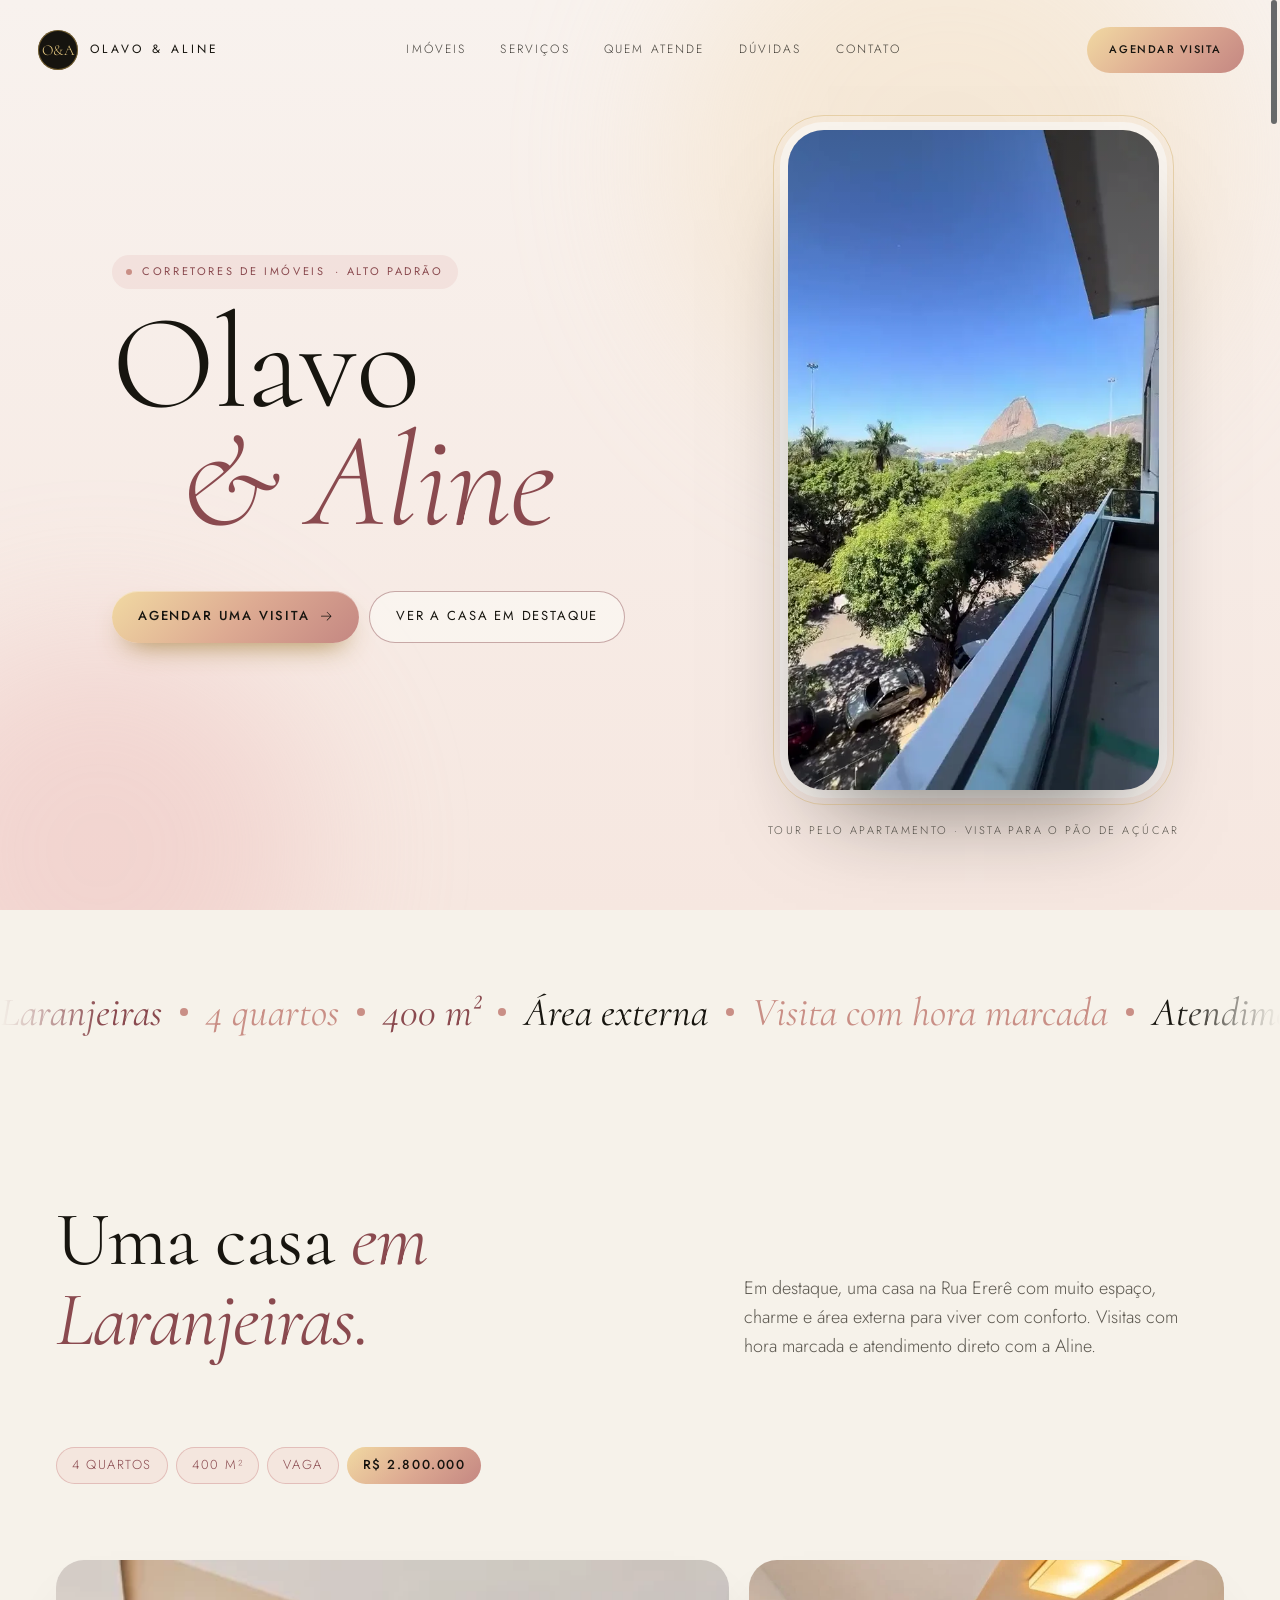
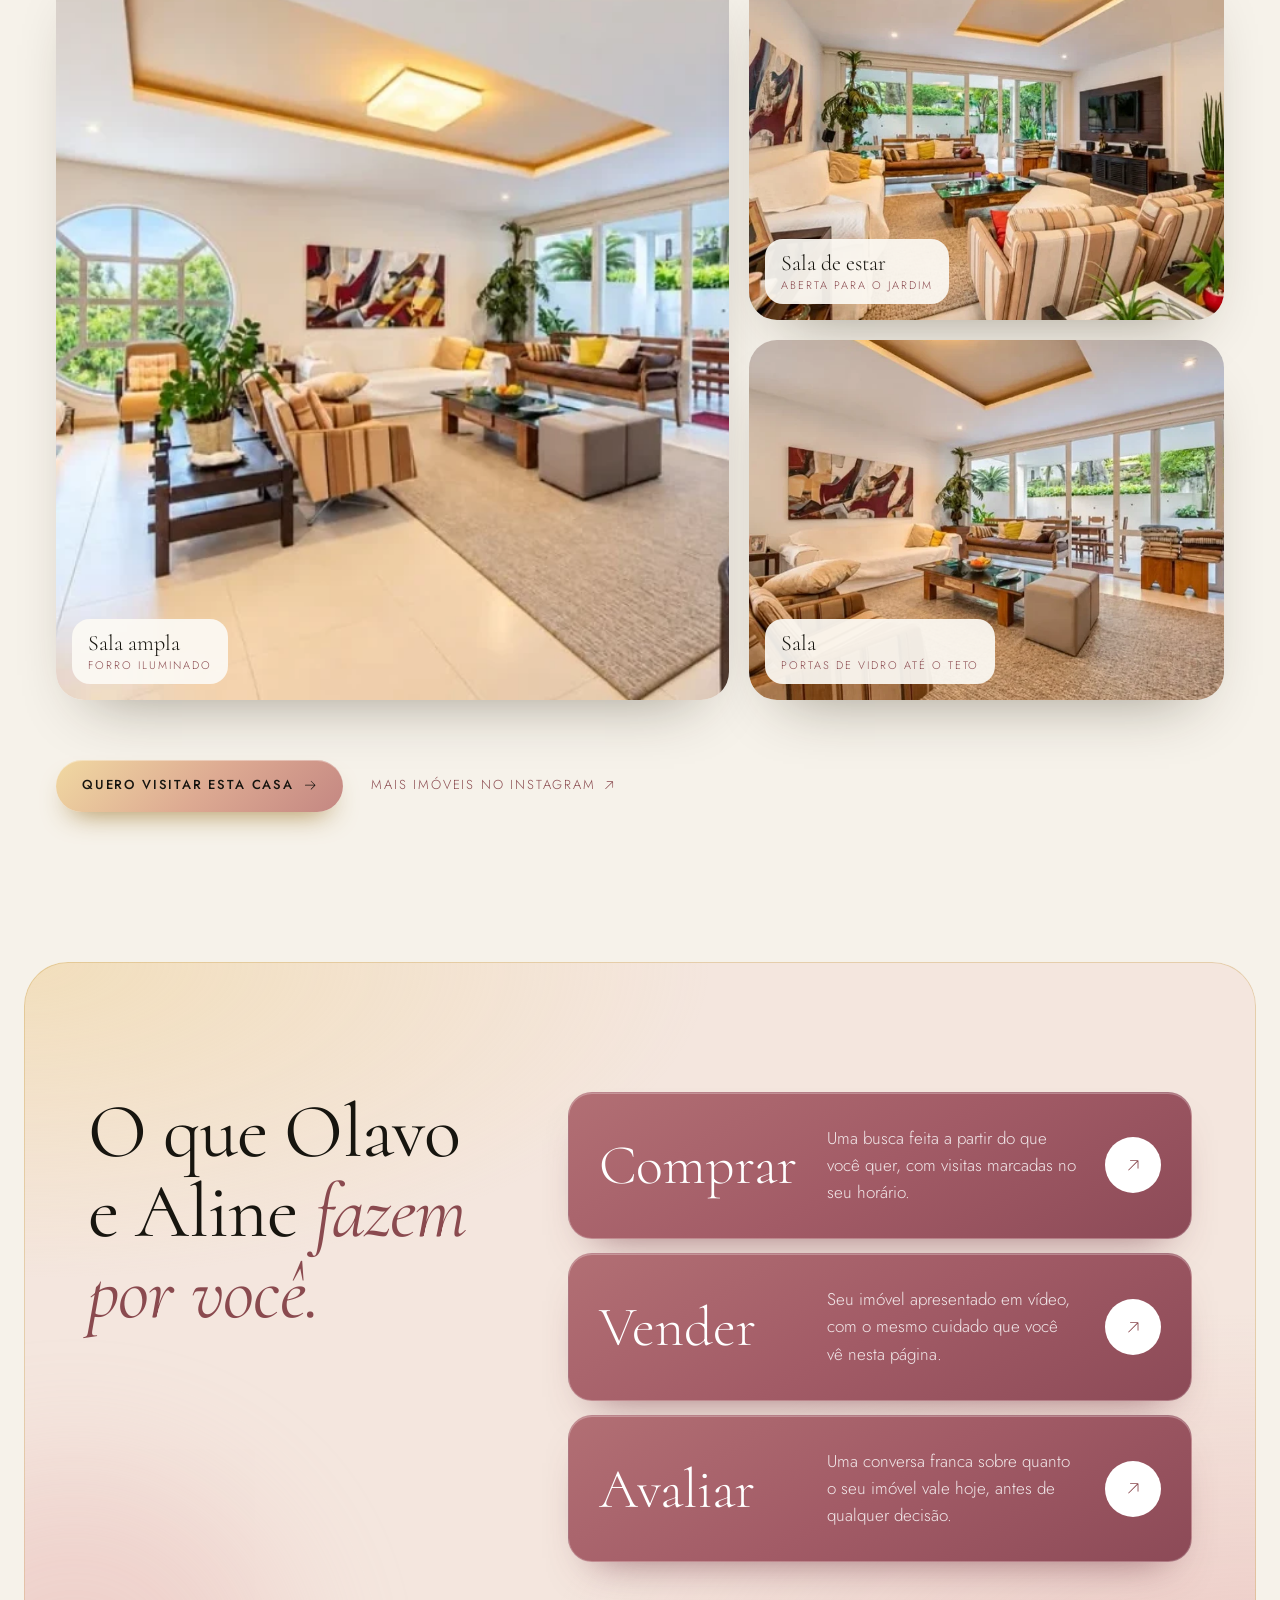
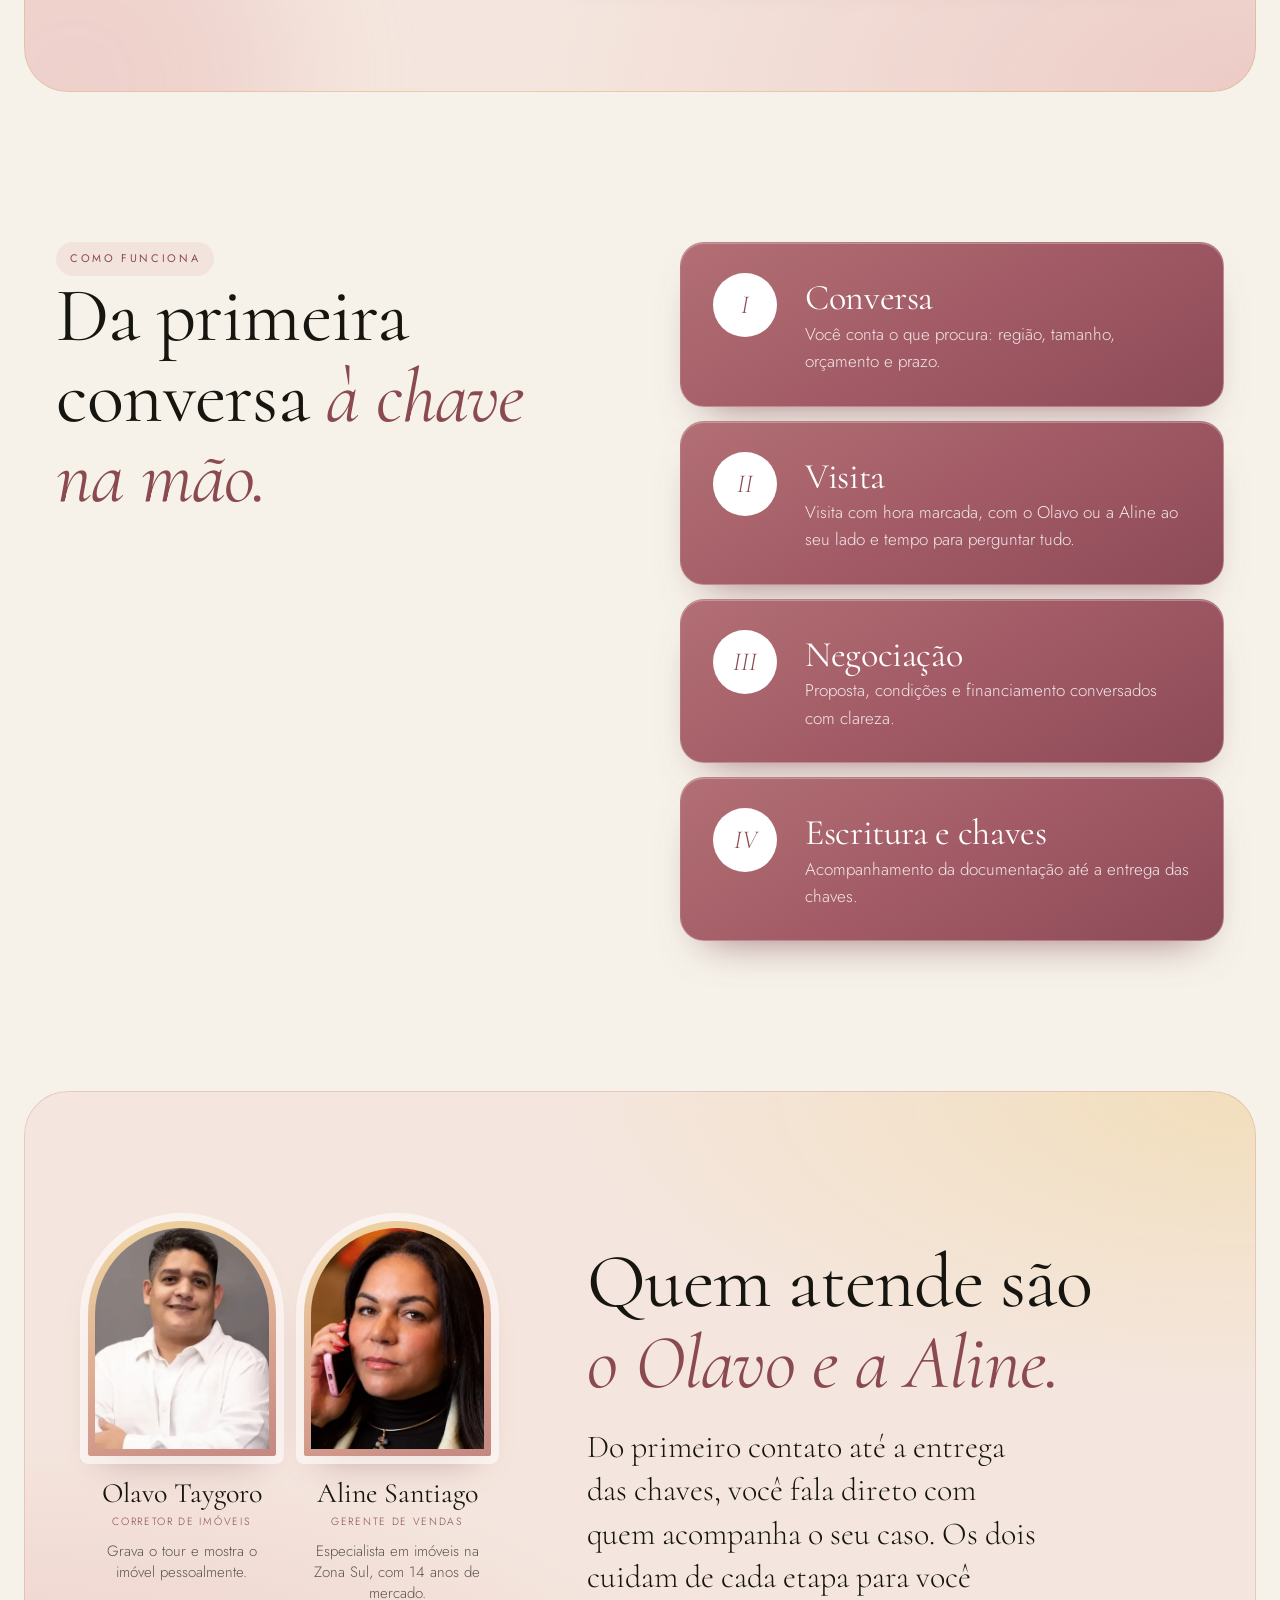
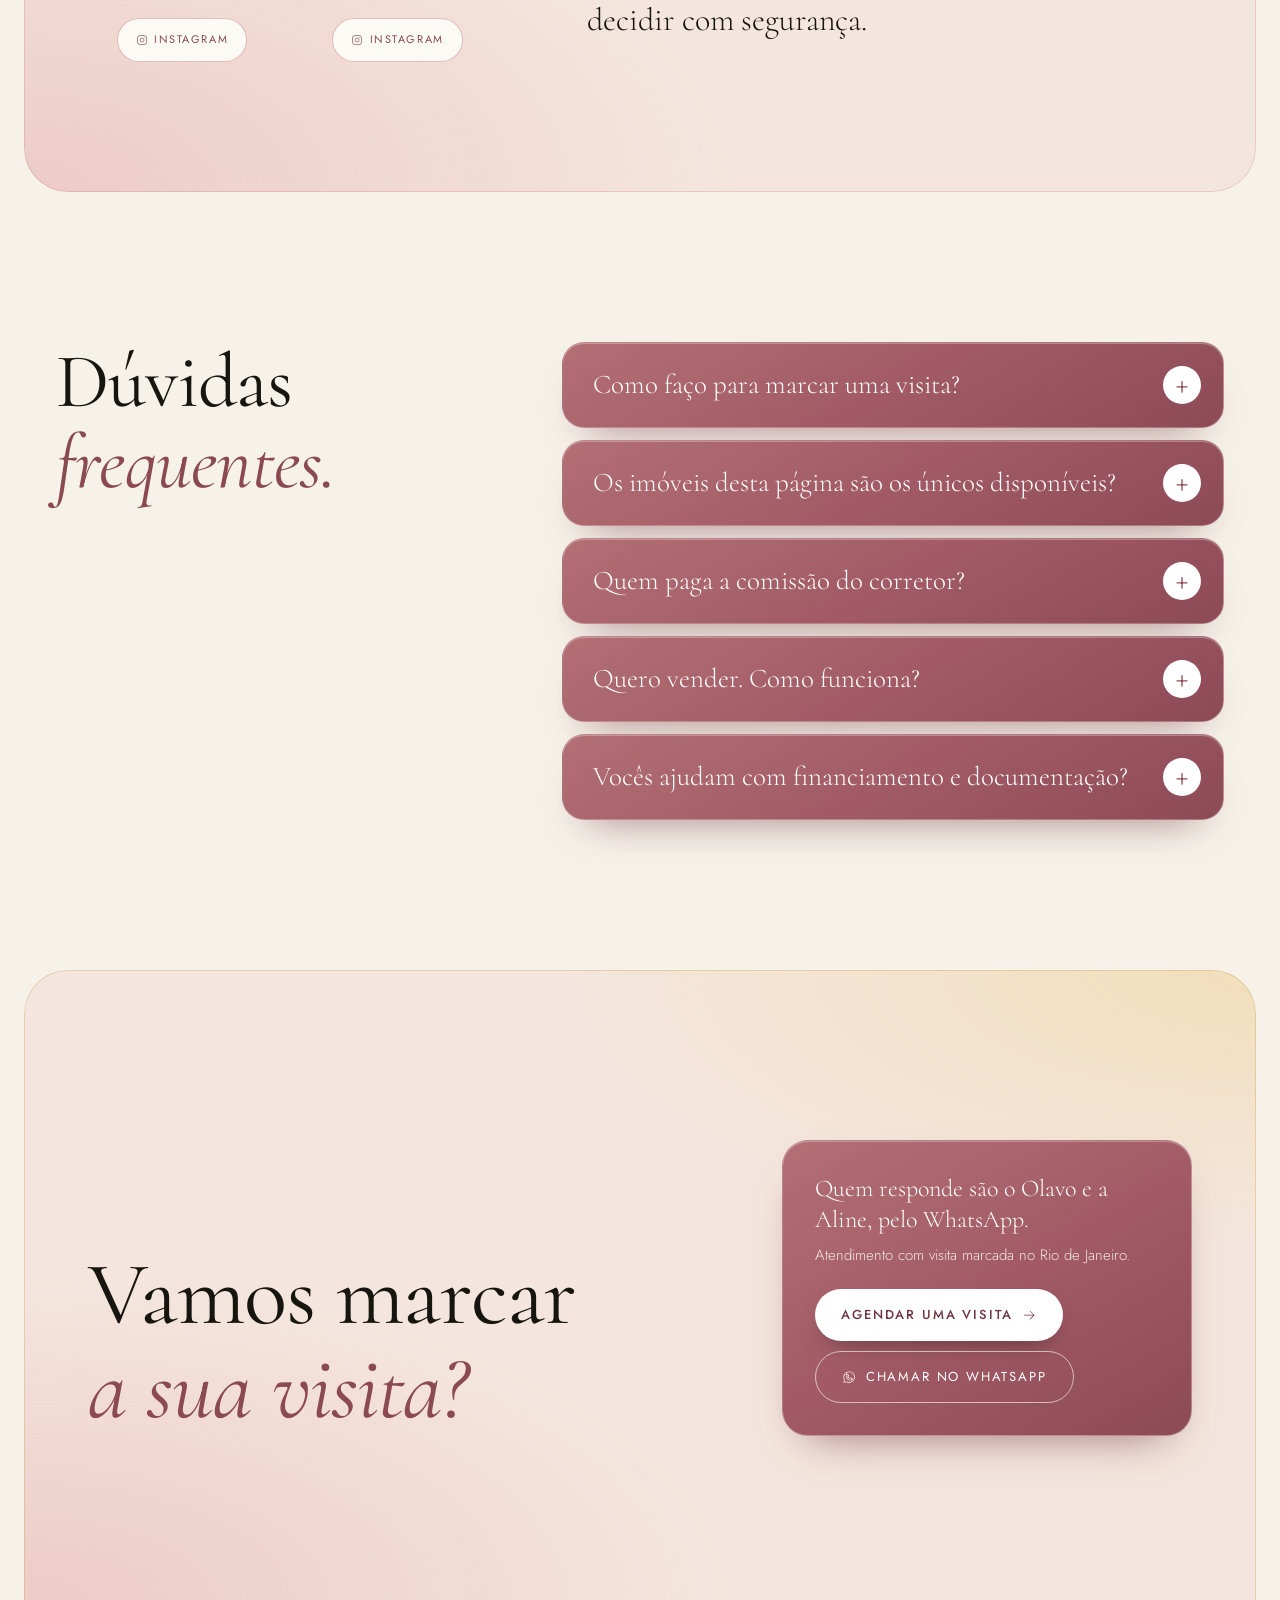
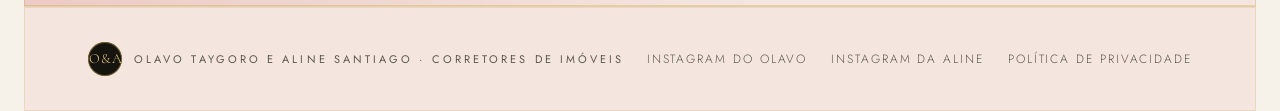
<file: index.html>
<!doctype html>
<html lang="pt-BR">
<head>
<meta charset="utf-8">
<meta name="viewport" content="width=device-width, initial-scale=1, viewport-fit=cover">
<meta http-equiv="Content-Security-Policy" content="default-src 'self'; img-src 'self' data:; media-src 'self' blob:; style-src 'self' 'unsafe-inline'; font-src 'self'; script-src 'self' https://www.googletagmanager.com; connect-src 'self' https://*.google-analytics.com https://*.analytics.google.com https://www.googletagmanager.com; base-uri 'none'; form-action 'self'">
<title>Olavo Taygoro e Aline Santiago · Corretores de Imóveis</title>
<meta name="description" content="Compra, venda e avaliação de imóveis de alto padrão com Olavo Taygoro e Aline Santiago. Visitas com hora marcada e atendimento pessoal pelo WhatsApp.">
<meta name="robots" content="noindex">
<meta name="ga4-id" content="">
<meta name="theme-color" content="#F8F2EE">
<link rel="canonical" href="https://erivelto.arcanestudios.io/">
<meta property="og:type" content="website">
<meta property="og:site_name" content="Olavo Taygoro e Aline Santiago · Corretores de Imóveis">
<meta property="og:locale" content="pt_BR">
<meta property="og:url" content="https://erivelto.arcanestudios.io/">
<meta property="og:title" content="Olavo Taygoro e Aline Santiago · Corretores de Imóveis">
<meta property="og:description" content="Compra, venda e avaliação de imóveis de alto padrão. Visitas com hora marcada e atendimento pessoal.">
<meta property="og:image" content="https://erivelto.arcanestudios.io/og-image.jpg">
<meta property="og:image:type" content="image/jpeg">
<meta property="og:image:width" content="1200">
<meta property="og:image:height" content="630">
<meta property="og:image:alt" content="Olavo Taygoro, corretor de imóveis: varanda de apartamento com vista para o Pão de Açúcar">
<meta name="twitter:card" content="summary_large_image">
<meta name="twitter:title" content="Olavo Taygoro e Aline Santiago · Corretores de Imóveis">
<meta name="twitter:description" content="Compra, venda e avaliação de imóveis de alto padrão. Visitas com hora marcada e atendimento pessoal.">
<meta name="twitter:image" content="https://erivelto.arcanestudios.io/og-image.jpg">
<link rel="icon" href="favicon.svg" type="image/svg+xml">
<link rel="preload" href="fonts/cormorant.woff2" as="font" type="font/woff2" crossorigin>
<link rel="preload" href="fonts/jost.woff2" as="font" type="font/woff2" crossorigin>
<link rel="preload" as="image" href="img/hero-poster.webp" fetchpriority="high">
<link rel="stylesheet" href="css/site.css?v=14">
<link rel="stylesheet" href="css/arcane-ui.css?v=2">
<link rel="stylesheet" href="css/arcane-motion.css?v=2">
<script type="application/ld+json">
{"@context":"https://schema.org","@type":"RealEstateAgent","name":"Olavo Taygoro e Aline Santiago · Corretores de Imóveis","url":"https://erivelto.arcanestudios.io/","image":"https://erivelto.arcanestudios.io/og-image.jpg","description":"Compra, venda e avaliação de imóveis de alto padrão.","sameAs":["https://www.instagram.com/olavotpinheiro/","https://www.instagram.com/santiagobrokers._/"]}
</script>
</head>
<body>
<svg width="0" height="0" style="position:absolute" aria-hidden="true">
<symbol id="i-arrow-right" viewBox="0 0 256 256"><path d="M220.24,132.24l-72,72a6,6,0,0,1-8.48-8.48L201.51,134H40a6,6,0,0,1,0-12H201.51L139.76,60.24a6,6,0,0,1,8.48-8.48l72,72A6,6,0,0,1,220.24,132.24Z"/></symbol>
<symbol id="i-arrow-up-right" viewBox="0 0 256 256"><path d="M198,64V168a6,6,0,0,1-12,0V78.48L68.24,196.24a6,6,0,0,1-8.48-8.48L177.52,70H88a6,6,0,0,1,0-12H192A6,6,0,0,1,198,64Z"/></symbol>
<symbol id="i-x" viewBox="0 0 256 256"><path d="M204.24,195.76a6,6,0,1,1-8.48,8.48L128,136.49,60.24,204.24a6,6,0,0,1-8.48-8.48L119.51,128,51.76,60.24a6,6,0,0,1,8.48-8.48L128,119.51l67.76-67.75a6,6,0,0,1,8.48,8.48L136.49,128Z"/></symbol>
<symbol id="i-plus" viewBox="0 0 256 256"><path d="M222,128a6,6,0,0,1-6,6H134v82a6,6,0,0,1-12,0V134H40a6,6,0,0,1,0-12h82V40a6,6,0,0,1,12,0v82h82A6,6,0,0,1,222,128Z"/></symbol>
<symbol id="i-insta" viewBox="0 0 256 256"><rect x="32" y="32" width="192" height="192" rx="52" fill="none" stroke="currentColor" stroke-width="14"/><circle cx="128" cy="128" r="42" fill="none" stroke="currentColor" stroke-width="14"/><circle cx="180" cy="76" r="9" fill="currentColor"/></symbol>
<symbol id="i-whats" viewBox="0 0 256 256"><path d="M185.79,148.42l-32-16a6,6,0,0,0-6,.38l-16.64,11.1a42.38,42.38,0,0,1-19.05-19.05l11.1-16.64a6,6,0,0,0,.38-6l-16-32A6,6,0,0,0,102,66a34,34,0,0,0-34,34,90.1,90.1,0,0,0,90,90,34,34,0,0,0,34-34A6,6,0,0,0,185.79,148.42ZM158,178a78.09,78.09,0,0,1-78-78,22,22,0,0,1,17.53-21.55l12.21,24.42-11,16.47a6,6,0,0,0-.55,5.62,54.43,54.43,0,0,0,29.35,29.35,6,6,0,0,0,5.62-.55l16.47-11,24.42,12.21A22,22,0,0,1,158,178ZM128,26A102,102,0,0,0,38.35,176.69L26.68,211.72a14,14,0,0,0,17.7,17.7l35-11.67A102,102,0,1,0,128,26Zm0,192a90,90,0,0,1-45.06-12.08,6.09,6.09,0,0,0-3-.81,6.2,6.2,0,0,0-1.9.31L40.58,217.97a2,2,0,0,1-2.55-2.55L50.58,178a6,6,0,0,0-.5-4.91A90,90,0,1,1,128,218Z"/></symbol>
<symbol id="i-pause" viewBox="0 0 256 256"><path d="M200,34H160a14,14,0,0,0-14,14V208a14,14,0,0,0,14,14h40a14,14,0,0,0,14-14V48A14,14,0,0,0,200,34Zm2,174a2,2,0,0,1-2,2H160a2,2,0,0,1-2-2V48a2,2,0,0,1,2-2h40a2,2,0,0,1,2,2ZM96,34H56A14,14,0,0,0,42,48V208a14,14,0,0,0,14,14H96a14,14,0,0,0,14-14V48A14,14,0,0,0,96,34Zm2,174a2,2,0,0,1-2,2H56a2,2,0,0,1-2-2V48a2,2,0,0,1,2-2H96a2,2,0,0,1,2,2Z"/></symbol>
<symbol id="i-play" viewBox="0 0 256 256"><path d="M232.4,114.49,88.32,26.35a16,16,0,0,0-16.2-.3A15.86,15.86,0,0,0,64,39.87V216.13A15.94,15.94,0,0,0,80,232a16.07,16.07,0,0,0,8.36-2.35L232.4,141.51a15.81,15.81,0,0,0,0-27ZM80,215.94V40l143.83,88Z"/></symbol>
</svg>
<a class="pular" href="#conteudo">Pular para o conteúdo</a>

<header class="topo" id="topo">
  <a class="marca" href="#inicio" aria-label="Olavo e Aline, início"><span class="marca__op" aria-hidden="true">O&amp;A</span><span class="marca__nome">Olavo &amp; Aline</span></a>
  <nav class="menu" aria-label="Principal">
    <a href="#projetos">Imóveis</a><a href="#servicos">Serviços</a><a href="#quem-atende">Quem atende</a><a href="#duvidas">Dúvidas</a><a href="#contato">Contato</a>
  </nav>
  <button class="btn btn--tinta topo__cta" type="button" data-abrir-conversa>Agendar visita</button>
</header>

<main id="conteudo">
<section class="hero" id="inicio" aria-label="Apresentação">
  <span class="brilho brilho--ceu" aria-hidden="true"></span><span class="brilho brilho--luz" aria-hidden="true"></span>
  <div class="hero__texto">
    <p class="hero__selo">Corretores de imóveis<span class="so-pc"> · alto padrão</span></p>
    <h1 class="hero__titulo"><span>Olavo</span> <span class="it">&amp; Aline</span></h1>
    <div class="hero__acoes">
      <button class="btn btn--tinta" type="button" data-abrir-conversa>Agendar uma visita <svg class="ic"><use href="#i-arrow-right"/></svg></button>
      <a class="btn btn--linha" href="#projetos">Ver a casa em destaque</a>
    </div>
  </div>
  <figure class="hero__janela">
    <div class="hero__quadro">
      <img class="hero__poster" src="img/hero-poster.webp" width="576" height="1024" alt="Varanda de apartamento com vista para o Pão de Açúcar e as copas das árvores" fetchpriority="high">
      <video class="hero__video" muted playsinline loop preload="none" disablepictureinpicture disableremoteplayback aria-hidden="true" tabindex="-1"></video>
      <div class="hero__veu" aria-hidden="true"></div>
      <button class="hero__pausa" type="button" aria-label="Pausar vídeo" aria-pressed="false" hidden><svg class="ic"><use href="#i-pause"/></svg></button>
    </div>
    <figcaption class="hero__legenda">Tour pelo apartamento · vista para o Pão de Açúcar</figcaption>
  </figure>
</section>

<div class="faixa-viva" aria-hidden="true"><div class="marquee"><div class="marquee__trilho">
  <span>Laranjeiras</span><span>4 quartos</span><span>400 m²</span><span>Área externa</span><span>Visita com hora marcada</span><span>Atendimento pessoal</span>
  <span>Laranjeiras</span><span>4 quartos</span><span>400 m²</span><span>Área externa</span><span>Visita com hora marcada</span><span>Atendimento pessoal</span>
</div></div></div>

<section class="projetos" id="projetos" aria-labelledby="projetos-t">
  <div class="projetos__topo">
    <h2 id="projetos-t" data-reveal>Uma casa <em>em Laranjeiras.</em></h2>
    <p data-reveal>Em destaque, uma casa na Rua Ererê com muito espaço, charme e área externa para viver com conforto. Visitas com hora marcada e atendimento direto com a Aline.</p>
    <ul class="casa__dados" data-reveal aria-label="Dados do imóvel"><li>4 quartos</li><li>400 m²</li><li>Vaga</li><li>R$ 2.800.000</li></ul>
  </div>
  <ul class="galeria galeria--casa" data-stagger>
    <li class="galeria__item g1"><img src="img/casa-sala-ampla.webp" alt="Sala ampla com piso de porcelanato claro, forro rebaixado iluminado e portas de vidro para a área externa" loading="lazy" width="755" height="568"><p>Sala ampla <span>forro iluminado</span></p></li>
    <li class="galeria__item g2"><img src="img/casa-sala-estar.webp" alt="Sala de estar com sofás, poltronas listradas e portas de vidro abertas para o jardim" loading="lazy" width="713" height="574"><p>Sala de estar <span>aberta para o jardim</span></p></li>
    <li class="galeria__item g3"><img src="img/casa-sala-janelas.webp" alt="Sala com sofá branco, quadro grande e portas de vidro para a varanda" loading="lazy" width="710" height="568"><p>Sala <span>portas de vidro até o teto</span></p></li>
  </ul>
  <div class="projetos__acoes" data-reveal>
    <button class="btn btn--tinta" type="button" data-interesse="Casa na Rua Ererê, Laranjeiras" data-com="aline">Quero visitar esta casa <svg class="ic"><use href="#i-arrow-right"/></svg></button>
    <a class="link-fino" href="https://www.instagram.com/santiagobrokers._/" target="_blank" rel="noopener noreferrer">Mais imóveis no Instagram <svg class="ic"><use href="#i-arrow-up-right"/></svg></a>
  </div>
</section>

<section class="servicos" id="servicos" aria-labelledby="servicos-t">
  <h2 id="servicos-t" data-reveal>O que Olavo e Aline <em>fazem por você.</em></h2>
  <ul class="indice" data-stagger>
    <li><button type="button" data-abrir-conversa data-tipo="Comprar um imóvel"><span class="indice__nome">Comprar</span><span class="indice__txt">Uma busca feita a partir do que você quer, com visitas marcadas no seu horário.</span><span class="indice__ic"><svg class="ic"><use href="#i-arrow-up-right"/></svg></span></button></li>
    <li><button type="button" data-abrir-conversa data-tipo="Vender um imóvel"><span class="indice__nome">Vender</span><span class="indice__txt">Seu imóvel apresentado em vídeo, com o mesmo cuidado que você vê nesta página.</span><span class="indice__ic"><svg class="ic"><use href="#i-arrow-up-right"/></svg></span></button></li>
    <li><button type="button" data-abrir-conversa data-tipo="Avaliar um imóvel"><span class="indice__nome">Avaliar</span><span class="indice__txt">Uma conversa franca sobre quanto o seu imóvel vale hoje, antes de qualquer decisão.</span><span class="indice__ic"><svg class="ic"><use href="#i-arrow-up-right"/></svg></span></button></li>
  </ul>
</section>

<section class="caminho" id="caminho" aria-labelledby="caminho-t">
  <div class="caminho__titulo">
    <p class="eyebrow" data-reveal>Como funciona</p>
    <h2 id="caminho-t" data-reveal>Da primeira conversa <em>à chave na mão.</em></h2>
  </div>
  <ol class="etapas" data-stagger>
    <li><span class="etapa__n">I</span><div><h3>Conversa</h3><p>Você conta o que procura: região, tamanho, orçamento e prazo.</p></div></li>
    <li><span class="etapa__n">II</span><div><h3>Visita</h3><p>Visita com hora marcada, com o Olavo ou a Aline ao seu lado e tempo para perguntar tudo.</p></div></li>
    <li><span class="etapa__n">III</span><div><h3>Negociação</h3><p>Proposta, condições e financiamento conversados com clareza.</p></div></li>
    <li><span class="etapa__n">IV</span><div><h3>Escritura e chaves</h3><p>Acompanhamento da documentação até a entrega das chaves.</p></div></li>
  </ol>
</section>

<section class="quem" id="quem-atende" aria-labelledby="quem-t">
  <div class="quem__foto quem__foto--dupla" data-reveal>
    <figure class="quem__pessoa">
      <div class="quem__retrato"><img src="img/olavo-taygoro.webp" alt="Olavo Taygoro, corretor de imóveis, sorrindo de braços cruzados, de camisa branca" loading="lazy" width="640" height="640"></div>
      <figcaption><strong>Olavo Taygoro</strong><span>Corretor de imóveis</span><em class="quem__nota">Grava o tour e mostra o imóvel pessoalmente.</em><a class="btn btn--insta" href="https://www.instagram.com/olavotpinheiro/" target="_blank" rel="noopener noreferrer" aria-label="Instagram do Olavo (abre em outra aba)"><svg class="ic"><use href="#i-insta"/></svg> Instagram</a></figcaption>
    </figure>
    <figure class="quem__pessoa">
      <div class="quem__retrato"><img src="img/aline-santiago.webp" alt="Aline Santiago, gerente de vendas, ao telefone, de blazer claro" loading="lazy" width="640" height="640"></div>
      <figcaption><strong>Aline Santiago</strong><span>Gerente de Vendas</span><em class="quem__nota">Especialista em imóveis na Zona Sul, com 14 anos de mercado.</em><a class="btn btn--insta" href="https://www.instagram.com/santiagobrokers._/" target="_blank" rel="noopener noreferrer" aria-label="Instagram da Aline (abre em outra aba)"><svg class="ic"><use href="#i-insta"/></svg> Instagram</a></figcaption>
    </figure>
  </div>
  <div class="quem__texto">
    <h2 id="quem-t" data-reveal>Quem atende são <em>o Olavo e a Aline.</em></h2>
    <p data-reveal>Do primeiro contato até a entrega das chaves, você fala direto com quem acompanha o seu caso. Os dois cuidam de cada etapa para você decidir com segurança.</p>
  </div>
</section>

<section class="duvidas" id="duvidas" aria-labelledby="duvidas-t">
  <h2 id="duvidas-t" data-reveal>Dúvidas <em>frequentes.</em></h2>
  <div class="faq" data-reveal>
    <details><summary>Como faço para marcar uma visita?</summary><p>Toque em "Agendar visita", deixe seu nome e WhatsApp e diga qual imóvel quer ver. Olavo ou Aline combina com você o dia e o horário.</p></details>
    <details><summary>Os imóveis desta página são os únicos disponíveis?</summary><p>Não. Aqui estão alguns exemplos do trabalho dos dois. Conte o que você procura e a busca é feita para você.</p></details>
    <details><summary>Quem paga a comissão do corretor?</summary><p>Em geral, a comissão é paga por quem vende, conforme o contrato de intermediação. Quem atender você explica tudo antes de qualquer compromisso.</p></details>
    <details><summary>Quero vender. Como funciona?</summary><p>Começa com uma avaliação do imóvel e uma conversa sobre preço e prazo. Depois, o imóvel é apresentado em vídeo e as visitas são acompanhadas por um dos dois.</p></details>
    <details><summary>Vocês ajudam com financiamento e documentação?</summary><p>Sim. Olavo e Aline orientam sobre os documentos, acompanham a negociação e a papelada até a escritura e a entrega das chaves.</p></details>
  </div>
</section>

<section class="contato" id="contato" aria-labelledby="contato-t">
  <div class="contato__in">
    <h2 id="contato-t" data-reveal>Vamos marcar <em>a sua visita?</em></h2>
    <div class="contato__cartao" data-reveal>
      <p class="promessa">Quem responde são o Olavo e a Aline, pelo WhatsApp.</p>
      <p class="contato__area" data-sem-mapa>Atendimento com visita marcada no Rio de Janeiro.</p>
      <div class="contato__acoes">
        <button class="btn btn--tinta" type="button" data-abrir-conversa>Agendar uma visita <svg class="ic"><use href="#i-arrow-right"/></svg></button>
        <button class="btn btn--linha" type="button" data-whats><svg class="ic"><use href="#i-whats"/></svg> Chamar no WhatsApp</button>
      </div>
    </div>
  </div>
</section>
</main>

<footer class="rodape">
  <p class="marca marca--rodape"><span class="marca__op" aria-hidden="true">O&amp;A</span><span class="marca__nome">Olavo Taygoro e Aline Santiago · Corretores de Imóveis</span></p>
  <nav class="rodape__links" aria-label="Rodapé"><a href="https://www.instagram.com/olavotpinheiro/" target="_blank" rel="noopener noreferrer">Instagram do Olavo</a><a href="https://www.instagram.com/santiagobrokers._/" target="_blank" rel="noopener noreferrer">Instagram da Aline</a><a href="/politica-de-privacidade/">Política de privacidade</a></nav>
</footer>

<div class="zaps cta-fixo" aria-hidden="true">
  <button class="zap" type="button" data-whats data-com="olavo" aria-label="Chamar o Olavo no WhatsApp" tabindex="-1"><img src="img/olavo-taygoro.webp" alt="" width="64" height="64" loading="lazy"><span class="zap__ic"><svg class="ic"><use href="#i-whats"/></svg></span></button>
  <button class="zap" type="button" data-whats data-com="aline" aria-label="Chamar a Aline no WhatsApp" tabindex="-1"><img src="img/aline-santiago.webp" alt="" width="64" height="64" loading="lazy"><span class="zap__ic"><svg class="ic"><use href="#i-whats"/></svg></span></button>
</div>

<dialog class="conversa" id="conversa" aria-labelledby="conversa-t">
  <form class="conversa__in" method="dialog" novalidate>
    <button class="conversa__x" type="button" data-fechar aria-label="Fechar"><svg class="ic"><use href="#i-x"/></svg></button>
    <h2 id="conversa-t">Agendar uma visita</h2>
    <p class="conversa__sub">Deixe seu nome e WhatsApp. A mensagem sai pronta no WhatsApp.</p>
    <label class="campo"><span>Nome</span><input name="nome" autocomplete="name" autocapitalize="words" minlength="2" maxlength="80" required aria-describedby="e-nome"><small class="campo__msg" id="e-nome" role="alert" hidden>Diga seu nome para saber com quem fala.</small></label>
    <label class="campo"><span>WhatsApp</span><input name="tel" type="tel" inputmode="tel" autocomplete="tel" placeholder="(21) 99999-9999" maxlength="16" required aria-describedby="e-tel"><small class="campo__msg" id="e-tel" role="alert" hidden>Confere o número: DDD + 8 ou 9 dígitos.</small></label>
    <fieldset class="opcoes opcoes--com" data-com-grupo hidden><legend>Falar com</legend>
      <label><input type="radio" name="com" value="olavo"><span>Olavo</span></label>
      <label><input type="radio" name="com" value="aline" checked><span>Aline</span></label>
    </fieldset>
    <fieldset class="opcoes"><legend>O que você procura</legend>
      <label><input type="radio" name="tipo" value="Comprar um imóvel" checked><span>Comprar</span></label>
      <label><input type="radio" name="tipo" value="Vender um imóvel"><span>Vender</span></label>
      <label><input type="radio" name="tipo" value="Avaliar um imóvel"><span>Avaliar</span></label>
      <label><input type="radio" name="tipo" value="Tirar dúvidas"><span>Dúvidas</span></label>
    </fieldset>
    <p class="conversa__interesse" hidden></p>
    <button class="btn btn--tinta" type="submit" value="enviar">Enviar pelo WhatsApp</button>
  </form>
</dialog>

<script src="js/arcane-ui.js?v=3" defer></script>
<script src="js/site.js?v=4" defer></script>
<script src="js/arcane-analytics.js?v=1" defer></script>
</body>
</html>
</file>
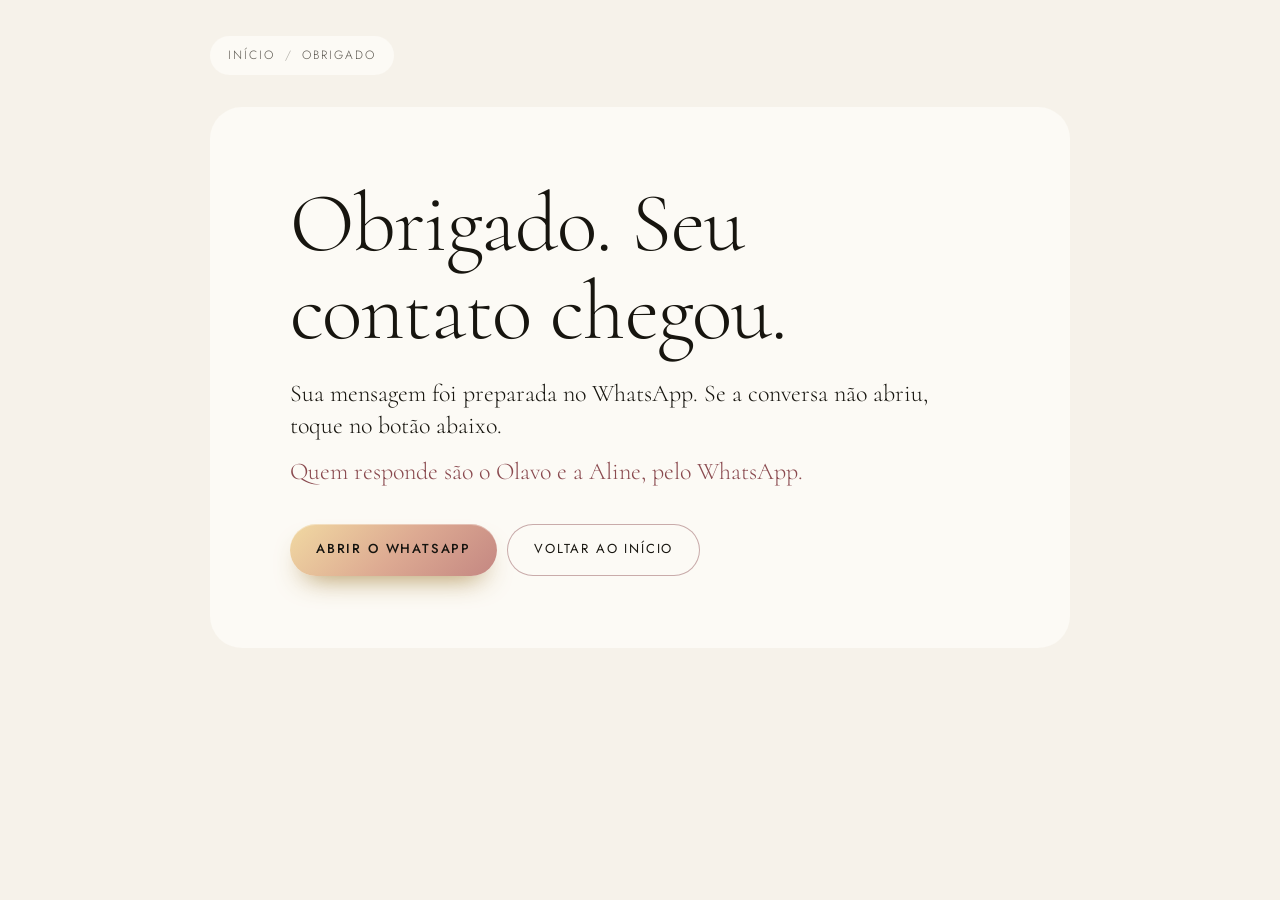
<file: obrigado/index.html>
<!doctype html>
<html lang="pt-BR">
<head>
<meta charset="utf-8">
<meta name="viewport" content="width=device-width, initial-scale=1">
<meta http-equiv="Content-Security-Policy" content="default-src 'self'; img-src 'self' data:; style-src 'self' 'unsafe-inline'; font-src 'self'; script-src 'self' https://www.googletagmanager.com; connect-src 'self' https://*.google-analytics.com https://*.analytics.google.com https://www.googletagmanager.com; base-uri 'none'; form-action 'self'">
<meta name="referrer" content="strict-origin-when-cross-origin">
<meta name="robots" content="noindex,follow">
<meta name="ga4-id" content="">
<title>Recebemos seu contato · Olavo e Aline</title>
<meta name="description" content="Obrigado pelo contato. Olavo e Aline respondem pessoalmente pelo WhatsApp.">
<link rel="icon" href="/favicon.svg" type="image/svg+xml">
<link rel="stylesheet" href="/css/site.css?v=14">
<link rel="stylesheet" href="/css/arcane-ui.css?v=2">
<script type="application/ld+json">
{"@context":"https://schema.org","@type":"BreadcrumbList","itemListElement":[{"@type":"ListItem","position":1,"name":"Início","item":"https://erivelto.arcanestudios.io/"},{"@type":"ListItem","position":2,"name":"Obrigado","item":"https://erivelto.arcanestudios.io/obrigado/"}]}
</script>
</head>
<body>
<nav class="migalha" aria-label="Você está em"><ol><li><a href="/">Início</a></li><li aria-current="page">Obrigado</li></ol></nav>
<main class="pagina-texto" id="conteudo" data-conversao="formulario">
  <h1>Obrigado. Seu contato chegou.</h1>
  <p class="lead">Sua mensagem foi preparada no WhatsApp. Se a conversa não abriu, toque no botão abaixo.</p>
  <p class="promessa">Quem responde são o Olavo e a Aline, pelo WhatsApp.</p>
  <div class="acoes">
    <button class="btn btn--tinta" type="button" data-whats>Abrir o WhatsApp</button>
    <a class="btn btn--linha" href="/">Voltar ao início</a>
  </div>
</main>
<script src="/js/arcane-ui.js?v=3" defer></script>
<script src="/js/site.js?v=4" defer></script>
<script src="/js/arcane-analytics.js?v=1" defer></script>
</body>
</html>
</file>
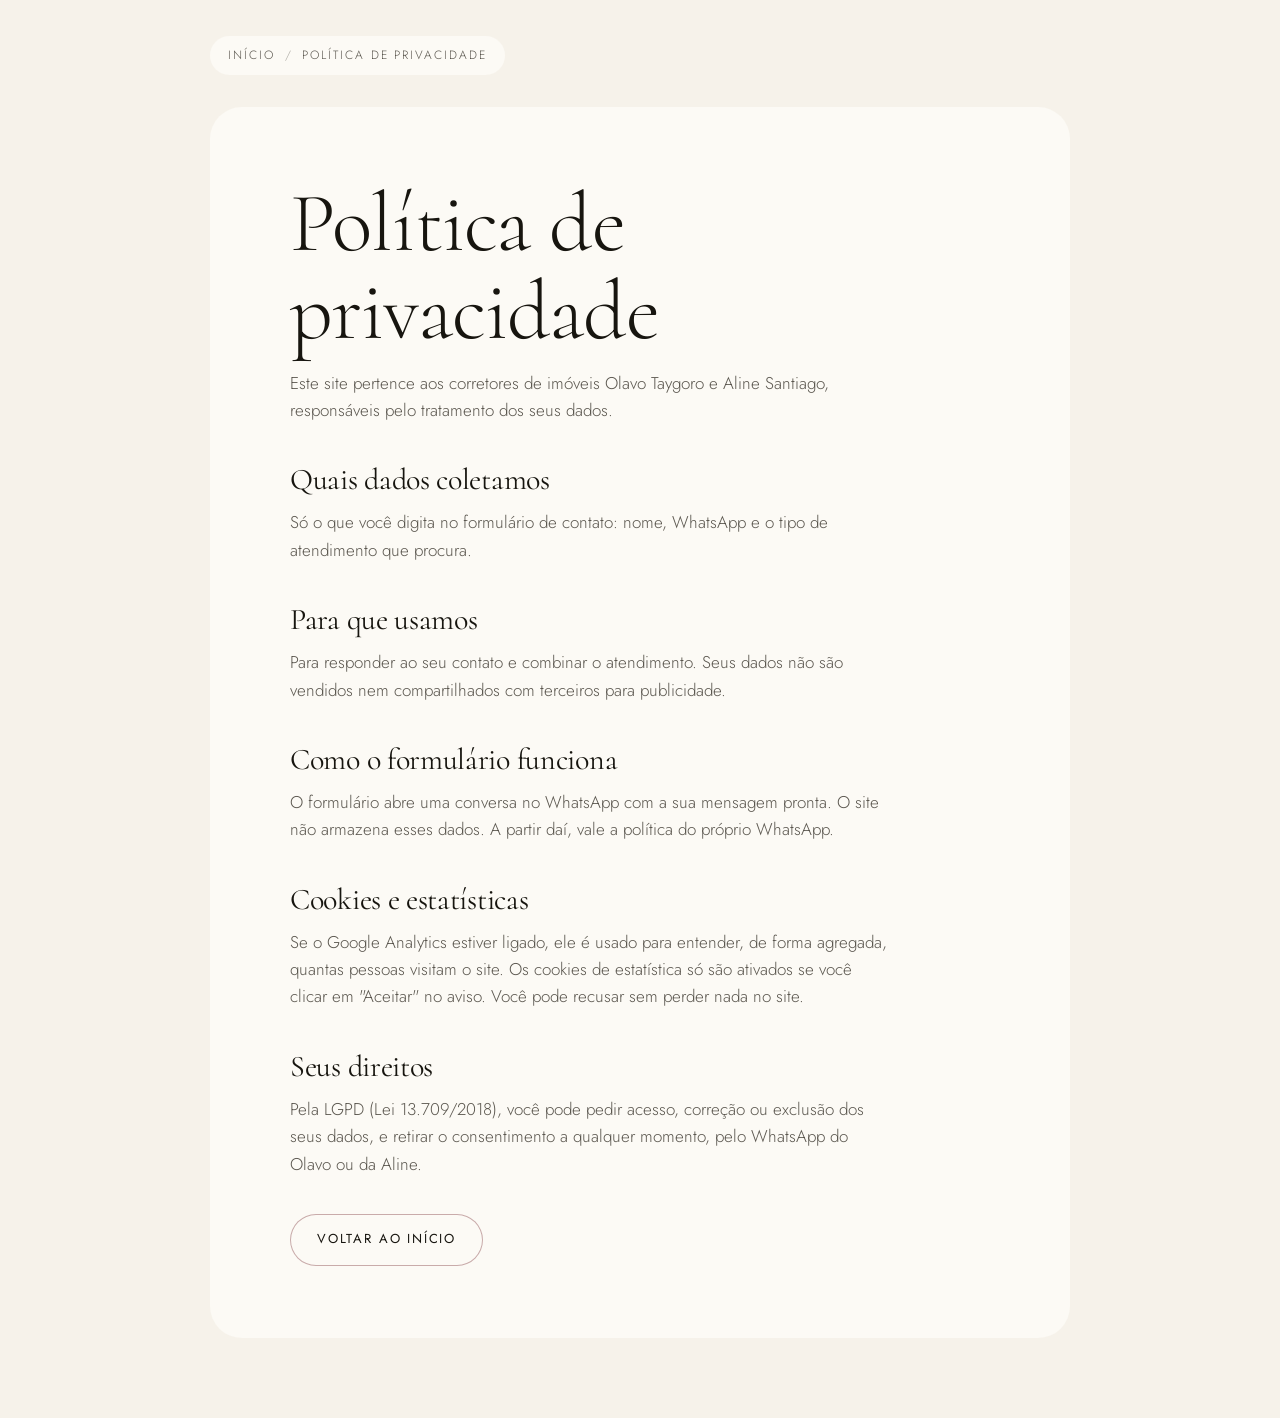
<file: politica-de-privacidade/index.html>
<!doctype html>
<html lang="pt-BR">
<head>
<meta charset="utf-8">
<meta name="viewport" content="width=device-width, initial-scale=1">
<meta http-equiv="Content-Security-Policy" content="default-src 'self'; img-src 'self' data:; style-src 'self' 'unsafe-inline'; font-src 'self'; script-src 'self' https://www.googletagmanager.com; connect-src 'self' https://*.google-analytics.com https://*.analytics.google.com https://www.googletagmanager.com; base-uri 'none'; form-action 'self'">
<meta name="referrer" content="strict-origin-when-cross-origin">
<meta name="robots" content="noindex">
<meta name="ga4-id" content="">
<title>Política de privacidade · Olavo Taygoro e Aline Santiago</title>
<meta name="description" content="Como os corretores Olavo Taygoro e Aline Santiago tratam os dados de quem entra em contato pelo site, conforme a LGPD.">
<link rel="canonical" href="https://erivelto.arcanestudios.io/politica-de-privacidade/">
<link rel="icon" href="/favicon.svg" type="image/svg+xml">
<link rel="stylesheet" href="/css/site.css?v=14">
<script type="application/ld+json">
{"@context":"https://schema.org","@type":"BreadcrumbList","itemListElement":[{"@type":"ListItem","position":1,"name":"Início","item":"https://erivelto.arcanestudios.io/"},{"@type":"ListItem","position":2,"name":"Política de privacidade","item":"https://erivelto.arcanestudios.io/politica-de-privacidade/"}]}
</script>
</head>
<body>
<nav class="migalha" aria-label="Você está em"><ol><li><a href="/">Início</a></li><li aria-current="page">Política de privacidade</li></ol></nav>
<!-- Modelo (LGPD): revisar com o Olavo e a Aline antes de publicar (data, CPF/CNPJ ou CRECI, e-mail de contato). -->
<main class="pagina-texto" id="conteudo">
  <h1>Política de privacidade</h1>
  <p>Este site pertence aos corretores de imóveis Olavo Taygoro e Aline Santiago, responsáveis pelo tratamento dos seus dados.</p>
  <h2>Quais dados coletamos</h2>
  <p>Só o que você digita no formulário de contato: nome, WhatsApp e o tipo de atendimento que procura.</p>
  <h2>Para que usamos</h2>
  <p>Para responder ao seu contato e combinar o atendimento. Seus dados não são vendidos nem compartilhados com terceiros para publicidade.</p>
  <h2>Como o formulário funciona</h2>
  <p>O formulário abre uma conversa no WhatsApp com a sua mensagem pronta. O site não armazena esses dados. A partir daí, vale a política do próprio WhatsApp.</p>
  <h2>Cookies e estatísticas</h2>
  <p>Se o Google Analytics estiver ligado, ele é usado para entender, de forma agregada, quantas pessoas visitam o site. Os cookies de estatística só são ativados se você clicar em "Aceitar" no aviso. Você pode recusar sem perder nada no site.</p>
  <h2>Seus direitos</h2>
  <p>Pela LGPD (Lei 13.709/2018), você pode pedir acesso, correção ou exclusão dos seus dados, e retirar o consentimento a qualquer momento, pelo WhatsApp do Olavo ou da Aline.</p>
  <div class="acoes"><a class="btn btn--linha" href="/">Voltar ao início</a></div>
</main>
</body>
</html>
</file>
<file: css/site.css>
/* Olavo Taygoro · Corretor de Imóveis
   Base = celular; o PC entra por cima com @media (min-width).
   Paleta única: marfim + ônix + dourado (o dourado da luz indireta do vídeo dele).
   Cantos macios em tudo: pílula nos botões, 24-44px nos cartões e seções. */
@font-face{font-family:Cormorant;src:url(../fonts/cormorant.woff2) format('woff2');font-style:normal;font-weight:300 600;font-display:swap}
@font-face{font-family:Cormorant;src:url(../fonts/cormorant-italic.woff2) format('woff2');font-style:italic;font-weight:300 600;font-display:swap}
@font-face{font-family:Jost;src:url(../fonts/jost.woff2) format('woff2');font-weight:300 500;font-display:swap}

:root{
  /* Paleta única do Olavo: marfim (fundos), ônix (seções escuras e texto) e dourado (o destaque).
     Dourado tem 3 tons: --ouro (enfeite e fundo), --ouro-claro (texto sobre ônix), --ouro-texto (texto sobre marfim, contraste AA). */
  --pedra:#F6F2EA; --marmore:#FCFAF5; --champanhe:#F4E6DE; --tinta:#17150F; --papel:#F6F2EA; --grafite:#5B574F;
  --onix:#16140F; --onix-2:#25211A; --linha:rgba(23,21,15,.12);
  --ouro:#C9A24A; --ouro-grad:linear-gradient(135deg,#F1D9A2 0,#DDAA92 52%,#C48782 100%);
  /* fundo dos cartões: dourado mais fechado para o texto branco ter contraste (4,4 a 7,7:1) */
  --ouro-card:linear-gradient(150deg,#B26F74 0,#A25B66 50%,#8C4A57 100%); --branco:#FFFFFF; --branco-2:rgba(255,255,255,.86);
  --card-sombra:0 22px 44px -26px rgba(110,45,60,.7),inset 0 1px 0 rgba(255,255,255,.28); --ouro-claro:#E7C981; --ouro-texto:#8A4A4F; --ouro-escuro:#6E3640; --rosa:#E9C4BA; --rosa-claro:#F5CFC4; --rosa-ouro:#C98F86;
  --destaque:#C9A24A; --destaque-texto:#16140F;
  --raio:28px; --raio-p:18px; --ease:cubic-bezier(.22,1,.36,1); --ease-out:cubic-bezier(.22,1,.36,1);
  --pad:20px; --serif:Cormorant,'Cormorant Garamond',Georgia,serif; --sans:Jost,'Futura',system-ui,sans-serif;
  --sombra:0 30px 60px -34px rgba(40,30,10,.45);
  color-scheme:light;
}
*{box-sizing:border-box;margin:0}
html{overflow-anchor:none;-webkit-text-size-adjust:100%}
body{background:var(--pedra);color:var(--tinta);font-family:var(--sans);font-weight:300;font-size:17px;line-height:1.6;-webkit-font-smoothing:antialiased;overflow-x:clip}
img{display:block;max-width:100%;height:auto}
a{color:inherit}
button{font:inherit;color:inherit;cursor:pointer}
.ic{width:1.1em;height:1.1em;fill:currentColor;flex:none}
.pular{position:absolute;left:12px;top:-60px;z-index:100;background:var(--tinta);color:var(--marmore);padding:10px 16px;border-radius:999px}
.pular:focus{top:12px}
::selection{background:var(--ouro);color:var(--tinta)}
:focus-visible{outline:2px solid var(--ouro-texto);outline-offset:4px;border-radius:12px}
h1,h2,h3{font-family:var(--serif);font-weight:400;letter-spacing:-.01em;line-height:1.05}
h2 em,h1 em{font-style:italic;color:var(--ouro-texto)}
section{scroll-margin-top:72px}

/* ---- botões (pílula) ---- */
.btn{display:inline-flex;align-items:center;justify-content:center;gap:.7em;min-height:52px;padding:0 26px;border-radius:999px;border:1px solid transparent;font-family:var(--sans);font-weight:400;font-size:13px;letter-spacing:.14em;text-transform:uppercase;text-decoration:none;white-space:nowrap;transition:transform .3s var(--ease),background-color .3s,border-color .3s,color .3s,box-shadow .3s}
.btn:hover{transform:translateY(-2px)}
.btn:active{transform:scale(.97)}
.btn .ic{transition:transform .35s var(--ease)}
.btn:hover .ic{transform:translateX(4px)}
.btn--tinta{background:var(--ouro-grad);background-origin:border-box;border:0;color:var(--onix);font-weight:500;box-shadow:0 14px 28px -14px rgba(150,110,30,.85),inset 0 1px 0 rgba(255,255,255,.35)}
.btn--tinta:hover{background:var(--onix);color:var(--ouro-claro);box-shadow:0 16px 30px -14px rgba(22,20,15,.7)}
.btn--linha{border-color:rgba(138,74,79,.45);background:rgba(252,250,245,.6)}
.btn--linha:hover{background:var(--marmore);border-color:var(--ouro-texto);color:var(--ouro-texto)}
.link-fino{display:inline-flex;align-items:center;gap:.5em;min-height:44px;font-size:13px;letter-spacing:.14em;text-transform:uppercase;text-decoration:none;color:var(--ouro-texto);transition:gap .3s var(--ease),color .25s}
.link-fino:hover{gap:.9em;color:var(--tinta)}
.eyebrow,.hero__selo{display:inline-flex;align-items:center;gap:10px;font-size:11px;letter-spacing:.24em;text-transform:uppercase;font-weight:400;color:var(--ouro-texto);padding:8px 14px;border-radius:999px;background:rgba(214,140,140,.13)}

/* ---- topo: vira uma pílula de vidro ao rolar ---- */
.topo{position:fixed;top:10px;left:10px;right:10px;z-index:50;display:flex;align-items:center;justify-content:space-between;gap:16px;height:60px;padding:0 10px 0 12px;border-radius:999px;color:var(--marmore);transition:background-color .4s,color .4s,box-shadow .4s}
.topo.is-solido{background:rgba(251,250,247,.82);color:var(--tinta);-webkit-backdrop-filter:blur(16px) saturate(1.4);backdrop-filter:blur(16px) saturate(1.4);box-shadow:0 10px 30px -16px rgba(40,30,10,.35),0 0 0 1px rgba(28,29,31,.06)}
.marca{display:inline-flex;align-items:center;gap:12px;text-decoration:none}
.marca__op{display:grid;place-items:center;width:40px;height:40px;border-radius:50%;background:var(--onix);color:var(--ouro-claro);font-family:var(--serif);font-size:15px;letter-spacing:.06em;padding-left:.06em;box-shadow:inset 0 0 0 1px rgba(201,162,74,.5)}
.marca__nome{font-size:12px;letter-spacing:.28em;text-transform:uppercase;font-weight:400}
.topo .marca__nome{display:none}
.menu{display:none}
.topo__cta{min-height:42px;padding:0 18px;font-size:11px;box-shadow:none}

/* ---- hero: no celular o vídeo vertical ocupa a tela, com cantos de baixo arredondados ---- */
.hero{position:relative;height:100svh;min-height:620px;background:#16140F;color:var(--marmore);overflow:hidden;isolation:isolate;border-radius:0 0 32px 32px}
.hero>.hero__janela{position:absolute;inset:0;margin:0} /* .hero>* do arcane-motion põe relative: aqui precisa ser absolute */
.hero__quadro{position:absolute;inset:0;overflow:hidden}
.hero__poster,.hero__video{position:absolute;inset:0;width:100%;height:100%;object-fit:cover}
.hero__video{opacity:0;transition:opacity 1.2s}
.hero.is-tocando .hero__video{opacity:1}
.hero__veu{position:absolute;inset:0;pointer-events:none;background:linear-gradient(180deg,rgba(22,20,15,.32) 0,rgba(22,20,15,0) 20%,rgba(20,18,16,0) 48%,rgba(22,18,10,.42) 72%,rgba(22,18,10,.78) 100%)}
.hero__legenda{display:none}
.hero__chip{position:absolute;z-index:3;left:var(--pad);top:88px;display:inline-flex;align-items:center;gap:10px;padding:6px 16px 6px 6px;border-radius:999px;background:rgba(22,20,15,.45);border:1px solid rgba(231,201,129,.35);font-size:12px;letter-spacing:.14em;text-transform:uppercase}
.hero__chip-ic{display:grid;place-items:center;width:30px;height:30px;border-radius:50%;background:var(--ouro-grad);color:var(--tinta)}
.hero__chip-ic .ic{width:12px;height:12px}
.hero>.hero__texto{position:absolute;left:var(--pad);right:var(--pad);bottom:calc(36px + env(safe-area-inset-bottom));z-index:3}
.hero__selo{color:var(--ouro-claro);background:rgba(22,20,15,.42);margin-bottom:16px}
.hero__selo::before{content:"";width:6px;height:6px;border-radius:50%;background:var(--ouro)}
.hero__titulo{font-size:clamp(64px,20vw,112px);line-height:.88;font-weight:300}
.hero__titulo span{display:block}
.hero__titulo .it{font-style:italic;padding-left:.5em;padding-bottom:.1em;color:var(--ouro-claro)}
.hero__sub{margin-top:18px;max-width:32ch;font-size:17px;opacity:.92}
.hero__acoes{display:flex;flex-wrap:wrap;gap:10px;margin-top:54px}
.hero .btn--linha{color:var(--marmore);border-color:rgba(251,250,247,.5);background:rgba(251,250,247,.08)}
.hero .btn--linha:hover{background:var(--marmore);border-color:var(--marmore);color:var(--tinta)}
.hero__pausa{position:absolute;z-index:4;right:var(--pad);top:88px;width:44px;height:44px;border-radius:50%;border:1px solid rgba(251,250,247,.4);background:rgba(22,20,15,.45);color:var(--marmore);display:grid;place-items:center}
.hero__pausa:hover{background:var(--marmore);color:var(--tinta)}
.hero__pausa[hidden]{display:none}
.so-pc{display:none}
.brilho{display:none}

/* ---- faixa que rola (o que se vê no vídeo) ---- */
.faixa-viva{padding:44px 0 8px}
.faixa-viva .marquee{border:0;padding:6px 0}
.faixa-viva .marquee__trilho{gap:18px;animation-duration:40s}
.faixa-viva .marquee__trilho span{display:inline-flex;align-items:center;gap:18px;font-family:var(--serif);font-style:italic;font-weight:400;font-size:30px;letter-spacing:0;color:var(--ouro-texto)}
.faixa-viva .marquee__trilho span::after{content:"";width:8px;height:8px;border-radius:50%;background:var(--ouro)}
.faixa-viva .marquee__trilho span:nth-child(even){color:var(--tinta)}

/* ---- imóveis: galeria ---- */
.projetos,.servicos,.caminho,.quem,.duvidas,.contato{padding:88px var(--pad)}
h2{font-size:clamp(44px,12vw,72px);max-width:14ch}
.projetos__topo p{margin-top:22px;max-width:44ch;color:var(--grafite)}
.galeria{list-style:none;padding:0 var(--pad);margin:44px calc(var(--pad) * -1) 0;display:flex;gap:14px;overflow-x:auto;scroll-snap-type:x proximity;scroll-padding:0 var(--pad);scrollbar-width:none;touch-action:pan-x pan-y}
.galeria::-webkit-scrollbar{display:none}
.casa__dados{list-style:none;padding:0;margin-top:22px;display:flex;flex-wrap:wrap;gap:8px}
.casa__dados li{padding:8px 16px;border-radius:999px;background:var(--champanhe);box-shadow:inset 0 0 0 1px rgba(201,162,74,.4);font-size:13px;letter-spacing:.12em;text-transform:uppercase;color:var(--ouro-texto)}
.casa__dados li:last-child{background:var(--ouro-grad);color:var(--onix);font-weight:500;box-shadow:none}
.galeria--casa .galeria__item{flex-basis:86vw}
.galeria--casa .galeria__item img{aspect-ratio:4/3}
.galeria__item{position:relative;flex:0 0 76vw;scroll-snap-align:start;border-radius:var(--raio);overflow:hidden;background:var(--marmore);box-shadow:var(--sombra)}
.galeria__item img{width:100%;aspect-ratio:3/4;object-fit:cover;transition:transform 1.4s var(--ease)}
.galeria__item p{position:absolute;left:12px;right:12px;bottom:12px;padding:12px 16px;border-radius:var(--raio-p);background:rgba(252,250,245,.92);font-family:var(--serif);font-size:22px;line-height:1.15;color:var(--tinta)}
.galeria__item p span{display:block;font-family:var(--sans);font-size:11px;letter-spacing:.18em;text-transform:uppercase;color:var(--ouro-texto);margin-top:3px}
.projetos__acoes{margin-top:36px;display:flex;flex-wrap:wrap;align-items:center;gap:14px 28px}

/* ---- serviços: fundo ônix com luz dourada, cartões arredondados ---- */
.servicos{position:relative;margin:0 10px;border-radius:32px;background:radial-gradient(90% 70% at 0 0,rgba(239,213,146,.45),transparent 62%),radial-gradient(90% 80% at 100% 100%,rgba(222,150,150,.34),transparent 65%),var(--champanhe);box-shadow:inset 0 0 0 1px rgba(201,162,74,.35);color:var(--tinta);overflow:hidden;isolation:isolate}
.servicos::after{content:"";position:absolute;width:420px;height:420px;left:-160px;bottom:-200px;border-radius:50%;background:#E3A3A3;opacity:.3;filter:blur(70px);z-index:-1}
.servicos h2 em{color:var(--ouro-texto)}
.indice{list-style:none;padding:0;margin-top:40px;display:grid;gap:12px}
.indice button{width:100%;display:grid;grid-template-columns:1fr auto;gap:6px 16px;align-items:center;padding:24px;border-radius:24px;border:1px solid rgba(255,255,255,.22);background:var(--ouro-card);color:var(--branco);box-shadow:var(--card-sombra);text-align:left;transition:transform .45s var(--ease),box-shadow .45s var(--ease),filter .35s}
.indice__nome{font-family:var(--serif);font-size:42px;line-height:1}
.indice__txt{grid-column:1/-1;grid-row:2;color:var(--branco-2);max-width:46ch;font-size:16px}
.indice__ic{grid-column:2;grid-row:1;display:grid;place-items:center;width:48px;height:48px;border-radius:50%;background:var(--branco);color:var(--ouro-texto);transition:transform .45s var(--ease)}
.indice button:hover{filter:brightness(1.08);transform:translateY(-3px);box-shadow:0 30px 54px -26px rgba(90,62,15,.85),inset 0 1px 0 rgba(255,255,255,.35)}
.indice button:hover .indice__ic{transform:rotate(45deg)}

/* ---- como funciona: cartões dourados, número em círculo branco ---- */
.etapas{list-style:none;padding:0;margin-top:40px;display:grid;gap:12px}
.etapas li{display:grid;grid-template-columns:56px 1fr;gap:16px;align-items:start;padding:22px;border-radius:24px;background:var(--ouro-card);color:var(--branco);border:1px solid rgba(255,255,255,.22);box-shadow:var(--card-sombra)}
.etapa__n{display:grid;place-items:center;width:52px;height:52px;border-radius:50%;font-family:var(--serif);font-style:italic;font-size:22px;line-height:1;background:var(--branco);color:var(--ouro-texto)}
.etapas h3{font-size:28px;margin-top:6px}
.etapas p{margin-top:4px;color:var(--branco-2);max-width:40ch}

/* ---- quem atende: champanhe com dourado e texto escuro ---- */
.quem{position:relative;margin:0 10px;border-radius:32px;background:radial-gradient(90% 70% at 100% 0,rgba(239,213,146,.45),transparent 62%),radial-gradient(90% 80% at 0 100%,rgba(222,150,150,.34),transparent 65%),var(--champanhe);box-shadow:inset 0 0 0 1px rgba(201,130,130,.3);color:var(--tinta);display:grid;gap:40px;overflow:hidden;isolation:isolate}
.quem__foto{display:grid;justify-content:center}
.quem__retrato{width:min(280px,72vw);aspect-ratio:1;border-radius:50%;padding:8px;background:var(--ouro-grad);box-shadow:0 0 0 12px rgba(252,250,245,.6),0 0 0 26px rgba(252,250,245,.3),0 30px 60px -20px rgba(80,60,20,.45)}
.quem__foto--dupla{grid-template-columns:1fr 1fr;gap:14px;justify-items:center;align-items:start}
.quem__pessoa{display:grid;justify-items:center;gap:22px;text-align:center}
.quem__foto--dupla .quem__retrato{width:min(132px,36vw);padding:6px;box-shadow:0 0 0 8px rgba(252,250,245,.6),0 18px 36px -16px rgba(80,60,20,.45)}
.quem__pessoa strong{display:block;font-family:var(--serif);font-weight:400;font-size:21px;line-height:1.1;color:var(--tinta)}
.quem__pessoa span{display:block;margin-top:6px;font-size:10.5px;letter-spacing:.16em;text-transform:uppercase;color:var(--ouro-texto)}
.quem__links{display:flex;flex-wrap:wrap;gap:0 10px}
.quem__retrato img{width:100%;height:100%;object-fit:cover;border-radius:50%}
.quem__monograma{width:min(260px,68vw);aspect-ratio:1;border-radius:50%;display:grid;place-items:center;background:radial-gradient(circle at 30% 25%,#F6E4C8,var(--ouro) 55%,#B9844A);box-shadow:0 0 0 10px rgba(251,250,247,.08),0 0 0 22px rgba(251,250,247,.05),0 30px 60px -20px rgba(0,0,0,.45)}
.quem__monograma span{font-family:var(--serif);font-weight:300;font-size:min(28vw,112px);letter-spacing:.04em;color:var(--onix);line-height:1}
.quem h2 em{color:var(--ouro-texto)}
.quem__texto p{margin-top:22px;max-width:40ch;font-family:var(--serif);font-size:25px;line-height:1.35;color:var(--tinta)}
.quem .link-fino{margin-top:22px;padding:0 18px;border-radius:999px;background:#FCFAF5;color:var(--ouro-texto);border:1px solid rgba(201,162,74,.4)}
.quem .link-fino:hover{background:var(--onix);color:var(--ouro-claro)}

/* ---- dúvidas: cartões que abrem ---- */
.faq{margin-top:40px;display:grid;gap:10px}
.faq details{border-radius:22px;background:var(--ouro-card);color:var(--branco);border:1px solid rgba(255,255,255,.22);box-shadow:var(--card-sombra);transition:filter .3s}
.faq details[open]{filter:brightness(1.04)}
.faq summary{display:flex;align-items:center;justify-content:space-between;gap:20px;min-height:72px;padding:16px 20px 16px 22px;font-family:var(--serif);font-size:23px;line-height:1.2}
.faq summary::after{display:grid;place-items:center;flex:none;width:38px;height:38px;border-radius:50%;background:var(--branco);color:var(--ouro-texto);font-family:var(--sans);font-weight:300;font-size:24px} /* o + vem do arcane-motion */
.faq details[open] summary::after{background:var(--onix);color:var(--ouro-claro)}
.faq summary:hover{color:var(--branco)}
.faq details p{padding:0 22px 22px;max-width:58ch;color:var(--branco-2)}

/* ---- contato: ônix com luz dourada ---- */
.contato{position:relative;margin:0 10px;border-radius:32px 32px 0 0;background:radial-gradient(90% 70% at 100% 0,rgba(239,213,146,.45),transparent 62%),radial-gradient(90% 80% at 0 100%,rgba(222,150,150,.34),transparent 65%),var(--champanhe);box-shadow:inset 0 0 0 1px rgba(201,162,74,.35);color:var(--tinta);overflow:hidden}
.contato h2{max-width:12ch}
.contato h2 em{color:var(--ouro-texto)}
.contato__cartao{margin-top:32px;padding:24px;border-radius:26px;background:var(--ouro-card);border:1px solid rgba(255,255,255,.25);box-shadow:var(--card-sombra)}
.promessa{font-family:var(--serif);font-size:24px;line-height:1.3;color:var(--branco)}
.contato__area{margin-top:8px;color:var(--branco-2);font-size:15px}
.contato__acoes{display:flex;flex-wrap:wrap;gap:10px;margin-top:22px}
.contato .btn--tinta{background:var(--branco);color:var(--ouro-escuro);box-shadow:0 12px 26px -14px rgba(0,0,0,.5)}
.contato .btn--tinta:hover{background:var(--onix);color:var(--ouro-claro)}
.contato .btn--linha{color:var(--branco);border-color:rgba(255,255,255,.6);background:transparent}
.contato .btn--linha:hover{background:var(--marmore);border-color:var(--marmore);color:var(--tinta)}
.contato :focus-visible,.servicos :focus-visible{outline-color:var(--ouro-texto)}
.faq :focus-visible,.etapas :focus-visible{outline-color:var(--ouro-texto)}

.rodape{margin:0 10px;padding:30px var(--pad) calc(96px + env(safe-area-inset-bottom));background:var(--champanhe);color:var(--grafite);border-top:1px solid rgba(201,162,74,.35);box-shadow:inset 0 0 0 1px rgba(201,162,74,.2);display:grid;gap:18px}
.rodape .marca__op{width:34px;height:34px;font-size:14px}
.rodape .marca__nome{font-size:11px}
.rodape__links{display:flex;flex-wrap:wrap;gap:8px 24px;font-size:12px;letter-spacing:.16em;text-transform:uppercase}
.rodape__links a{text-decoration:none;min-height:44px;display:inline-flex;align-items:center}
.rodape__links a:hover{color:var(--ouro-texto)}

/* ---- WhatsApp fixo: aparece depois do hero ---- */
.zaps{position:fixed;z-index:45;right:16px;bottom:calc(16px + env(safe-area-inset-bottom));display:flex;flex-direction:column;gap:12px;opacity:0;transform:translateY(14px) scale(.96);pointer-events:none;transition:opacity .35s,transform .5s var(--ease)}
.zaps.is-on{opacity:1;transform:none}
.zaps.is-on .zap{pointer-events:auto}
.zap{position:relative;width:60px;height:60px;padding:3px;border:0;border-radius:50%;background:var(--ouro-grad);box-shadow:0 16px 36px -12px rgba(120,85,20,.6);transition:transform .3s var(--ease),filter .3s}
.zap img{width:100%;height:100%;object-fit:cover;border-radius:50%;display:block}
.zap__ic{position:absolute;right:-3px;bottom:-3px;display:grid;place-items:center;width:24px;height:24px;border-radius:50%;background:var(--onix);color:var(--ouro-claro);box-shadow:0 0 0 2px var(--champanhe)}
.zap__ic .ic{width:14px;height:14px}
.zap:hover{filter:brightness(1.06)}
.zap:active{transform:scale(.96)}

/* ---- janela de conversa (modal) ---- */
.conversa{border:0;padding:0;background:none;color:var(--tinta);max-width:none;width:100%;max-height:100dvh;margin:auto 0 0;overflow-y:auto;overscroll-behavior:contain}
.conversa::backdrop{background:rgba(22,20,15,.45);-webkit-backdrop-filter:blur(8px);backdrop-filter:blur(8px)}
.conversa[open]{animation:sobe .5s var(--ease)}
@keyframes sobe{from{transform:translateY(40px);opacity:0}}
.conversa__in{position:relative;display:grid;gap:16px;padding:34px var(--pad) calc(24px + env(safe-area-inset-bottom));background:var(--marmore);border-radius:32px 32px 0 0}
.conversa__in::before{content:"";position:absolute;left:50%;top:10px;width:44px;height:4px;margin-left:-22px;border-radius:4px;background:var(--linha)}
.conversa h2{font-size:36px;padding-right:44px;max-width:none}
.conversa__sub{color:var(--grafite);font-size:15px;margin-top:-6px}
.conversa__interesse{padding:12px 16px;border-radius:16px;background:var(--champanhe);color:var(--onix);font-size:14px}
.conversa__interesse[hidden]{display:none}
.conversa__x{position:absolute;right:12px;top:14px;width:44px;height:44px;border:0;border-radius:50%;background:var(--pedra);display:grid;place-items:center;transition:background-color .25s}
.conversa__x:hover{background:var(--champanhe)}
.campo{display:grid;gap:6px;font-size:12px;letter-spacing:.14em;text-transform:uppercase;color:var(--grafite)}
.campo input{width:100%;min-height:52px;padding:12px 18px;border:1px solid transparent;border-radius:16px;background:var(--pedra);color:var(--tinta);font:inherit;font-size:17px;letter-spacing:0;text-transform:none;transition:border-color .25s,background-color .25s,box-shadow .25s}
.campo input:focus{outline:0;border-color:var(--ouro-texto);background:#fff;box-shadow:0 0 0 4px rgba(201,162,74,.14)}
.campo input::placeholder{color:rgba(28,29,31,.35)}
.campo__msg{color:#9A3B2A;font-size:13px;letter-spacing:0;text-transform:none;line-height:1.35}
.campo.is-erro input{border-color:#9A3B2A;background:#FBEFEC}
.opcoes{border:0;padding:0;margin:6px 0 0;display:grid;grid-template-columns:1fr 1fr;gap:8px}
.opcoes legend{padding:0;margin-bottom:8px;font-size:12px;letter-spacing:.14em;text-transform:uppercase;color:var(--grafite)}
.opcoes label{position:relative;display:block}
.opcoes input{position:absolute;inset:0;width:100%;height:100%;opacity:0;margin:0;cursor:pointer}
.opcoes span{display:flex;align-items:center;justify-content:center;min-height:48px;padding:0 12px;border-radius:999px;border:1px solid var(--linha);background:transparent;font-size:15px;text-align:center;transition:border-color .2s,background-color .2s,color .2s}
.opcoes label:hover span{border-color:rgba(28,29,31,.4)}
.opcoes input:checked+span{border-color:var(--ouro-texto);background:var(--ouro-texto);color:var(--marmore)}
.opcoes input:focus-visible+span{outline:2px solid var(--ouro-texto);outline-offset:2px}
.conversa .btn{margin-top:6px}
/* autofill do navegador sem o amarelo/azul padrão */
.campo input:-webkit-autofill{-webkit-text-fill-color:var(--tinta);-webkit-box-shadow:0 0 0 40px var(--pedra) inset;caret-color:var(--tinta)}

/* ================= PC ================= */
@media (min-width:960px){
  :root{--pad:56px}
  .topo{top:16px;left:24px;right:24px;height:68px;padding:0 12px 0 14px;color:var(--tinta)}
  .topo .marca__nome{display:inline}
  .menu{display:flex;gap:6px;font-size:12px;letter-spacing:.18em;text-transform:uppercase}
  .menu a{text-decoration:none;padding:10px 14px;border-radius:999px;opacity:.8;transition:opacity .2s,background-color .25s,color .2s}
  .menu a:hover{opacity:1;background:rgba(214,140,140,.14);color:var(--ouro-texto)}
  .topo__cta{min-height:46px;padding:0 22px}

  /* hero no PC: texto à esquerda, o vídeo numa janela arredondada à direita, com luz do céu e do sol atrás */
  .hero{height:auto;min-height:100svh;border-radius:0;background:linear-gradient(180deg,var(--pedra),#F3EADB);color:var(--tinta);display:grid;grid-template-columns:minmax(0,1.1fr) minmax(0,.9fr);align-items:center;gap:56px;padding:130px var(--pad) 70px;overflow:hidden}
  .hero>.brilho{display:block;position:absolute;z-index:0;border-radius:50%;filter:blur(80px);pointer-events:none}
  .hero>.brilho--ceu{width:560px;height:560px;right:4%;top:-120px;background:var(--ouro-claro);opacity:.35}
  .hero>.brilho--luz{width:440px;height:440px;left:-120px;bottom:-160px;background:var(--ouro);opacity:.22}
  .hero>.hero__texto{position:relative;max-width:640px}
  .hero__selo{color:var(--ouro-texto);background:rgba(214,140,140,.14);-webkit-backdrop-filter:none;backdrop-filter:none}
  .so-pc{display:inline}
  .hero__titulo{font-size:clamp(112px,10.5vw,176px)}
  .hero__titulo .it{color:var(--ouro-texto)}
  .hero__sub{font-size:19px;color:var(--grafite);opacity:1;max-width:34ch;margin-top:26px}
  .hero__acoes{margin-top:36px}
  .hero .btn--linha{color:var(--tinta);border-color:rgba(138,74,79,.45);background:rgba(252,250,245,.6)}
  .hero .btn--linha:hover{background:var(--marmore);border-color:var(--ouro-texto);color:var(--ouro-texto)}
  .hero>.hero__janela{position:relative;inset:auto;justify-self:center;width:min(100%,calc((100svh - 240px) * .5625))}
  .hero__quadro{position:relative;inset:auto;aspect-ratio:9/16;border-radius:36px;outline:1px solid rgba(201,162,74,.35);outline-offset:14px;box-shadow:0 50px 90px -40px rgba(22,20,15,.55),0 0 0 8px rgba(251,250,247,.7)}
  .hero__veu{background:linear-gradient(180deg,rgba(22,20,15,.22),rgba(22,20,15,0) 30%)}
  .hero__chip{top:auto;bottom:22px;left:22px;background:rgba(251,250,247,.85);border-color:transparent;color:var(--tinta)}
  .hero__pausa{top:18px;right:18px}
  .hero__legenda{display:block;white-space:nowrap;margin:32px -80px 0;text-align:center;font-size:11px;letter-spacing:.22em;text-transform:uppercase;color:var(--grafite)}

  .faixa-viva{padding:64px 0 0}
  .faixa-viva .marquee__trilho span{font-size:40px}
  .projetos,.servicos,.caminho,.quem,.duvidas{padding:150px var(--pad)}
  .servicos,.quem{margin:0 24px;border-radius:44px;padding:130px calc(var(--pad) + 8px)}
  h2{font-size:clamp(64px,6vw,96px)}
  .projetos__topo{display:grid;grid-template-columns:minmax(0,1.3fr) minmax(0,1fr);gap:64px;align-items:end}
  .projetos__topo p{margin:0;font-size:18px}
  /* galeria em três colunas desencontradas, como uma parede de exposição */
  .galeria{margin:76px 0 0;padding:0;overflow:visible;display:grid;grid-template-columns:repeat(12,minmax(0,1fr));grid-auto-rows:56px;gap:20px;scroll-snap-type:none}
  .galeria__item{min-height:0;transition:transform .6s var(--ease),box-shadow .6s var(--ease)}
  .galeria__item img{position:absolute;inset:0;width:100%;height:100%;aspect-ratio:auto}
  .galeria__item:hover{transform:translateY(-6px);box-shadow:0 44px 70px -36px rgba(40,30,10,.55)}
  .galeria__item:hover img{transform:scale(1.05)}
  .galeria__item p{left:16px;right:auto;bottom:16px;max-width:calc(100% - 32px)}
  .g1{grid-column:1/6;grid-row:1/span 9}
  .g4{grid-column:1/6;grid-row:10/span 6}
  .g2{grid-column:6/9;grid-row:3/span 6}
  .g5{grid-column:6/9;grid-row:9/span 7}
  .g3{grid-column:9/13;grid-row:1/span 7}
  .g6{grid-column:9/13;grid-row:8/span 8}
  .galeria--casa .g1{grid-column:1/8;grid-row:1/span 10}
  .galeria--casa .g2{grid-column:8/13;grid-row:1/span 5}
  .galeria--casa .g3{grid-column:8/13;grid-row:6/span 5}
  .quem__foto--dupla{gap:28px}
  .quem__foto--dupla .quem__retrato{width:min(210px,100%);padding:8px;box-shadow:0 0 0 12px rgba(252,250,245,.6),0 0 0 26px rgba(252,250,245,.3),0 30px 60px -20px rgba(80,60,20,.45)}
  .quem__pessoa strong{font-size:28px}
  .projetos__acoes{margin-top:60px}

  .servicos{display:grid;grid-template-columns:minmax(0,.8fr) minmax(0,1.2fr);gap:64px;align-items:start}
  .indice{margin-top:0;gap:14px}
  .indice button{grid-template-columns:200px 1fr auto;gap:28px;padding:32px 30px}
  .indice__nome{font-size:56px}
  .indice__txt{grid-column:2;grid-row:1;font-size:17px}
  .indice__ic{grid-column:3;width:56px;height:56px}

  .caminho{display:grid;grid-template-columns:minmax(0,1fr) minmax(0,1fr);gap:80px;align-items:start}
  .caminho__titulo{position:sticky;top:150px}
  .etapas{margin-top:0;gap:14px}
  .etapas li{grid-template-columns:76px 1fr;padding:30px 32px}
  .etapa__n{width:64px;height:64px;font-size:26px}
  .etapas h3{font-size:36px}

  .quem{grid-template-columns:minmax(0,.8fr) minmax(0,1.2fr);gap:96px;align-items:center}
  .quem__retrato,.quem__monograma{width:min(400px,100%);justify-self:center}
  .quem__monograma span{font-size:140px}
  .quem__texto p{font-size:32px;max-width:30ch}

  .duvidas{display:grid;grid-template-columns:minmax(0,.8fr) minmax(0,1.2fr);gap:64px;align-items:start}
  .faq{margin-top:0;gap:12px}
  .faq summary{font-size:27px;min-height:84px;padding:18px 22px 18px 30px}
  .faq details p{padding:0 30px 28px}

  .contato{margin:0 24px;border-radius:44px 44px 0 0;padding:170px calc(var(--pad) + 8px)}
  .contato__in{display:grid;grid-template-columns:minmax(0,1.2fr) minmax(0,.8fr);gap:80px;align-items:end}
  .contato h2{font-size:clamp(72px,7vw,112px)}
  .contato__cartao{margin-top:0;padding:32px}
  .rodape{margin:0 24px;grid-template-columns:auto 1fr;align-items:center;padding:30px calc(var(--pad) + 8px)}
  .rodape__links{justify-self:end}
  .zaps{right:32px;bottom:32px}
  .conversa{width:540px;margin:auto}
  .conversa__in{padding:48px 44px 44px;border-radius:36px;box-shadow:0 50px 100px -30px rgba(22,20,15,.55)}
  .conversa__in::before{display:none}
}
@media (min-width:960px) and (max-height:760px){.hero__titulo{font-size:clamp(96px,8.5vw,140px)}}
@media (prefers-reduced-motion:reduce){
  .zap,.btn,.galeria__item,.galeria__item img,.indice button,.indice__ic{transition:none}
  .btn:hover,.galeria__item:hover,.indice button:hover{transform:none}
  .conversa[open]{animation:none}
}

/* ---- páginas internas (obrigado, privacidade, 404) ---- */
.migalha{padding:24px var(--pad) 0;font-size:12px;letter-spacing:.16em;text-transform:uppercase;color:var(--grafite)}
.migalha ol{list-style:none;display:inline-flex;flex-wrap:wrap;gap:10px;padding:10px 18px;border-radius:999px;background:var(--marmore)}
.migalha li+li::before{content:"/";margin-right:10px;opacity:.5}
.migalha a{text-decoration:none}
.migalha a:hover{color:var(--ouro-texto)}
.pagina-texto{margin:24px 10px 40px;padding:48px var(--pad) 64px;max-width:860px;border-radius:32px;background:var(--marmore)}
.pagina-texto--centro{min-height:calc(100svh - 80px);display:grid;align-content:center;gap:0;margin-top:40px}
.pagina-texto h1{font-size:clamp(48px,11vw,84px);font-weight:300;max-width:14ch}
.pagina-texto h2{font-size:30px;margin-top:40px;max-width:none}
.pagina-texto p{margin-top:14px;color:var(--grafite);max-width:60ch}
.pagina-texto .lead{font-family:var(--serif);font-size:24px;line-height:1.35;color:var(--tinta);margin-top:22px}
.pagina-texto .promessa{color:var(--ouro-texto)}
.pagina-texto .eyebrow{margin:0 0 16px;justify-self:start}
.acoes{display:flex;flex-wrap:wrap;gap:10px;margin-top:36px}
@media (min-width:960px){.pagina-texto{margin:32px auto 80px;padding:72px 80px}.migalha{max-width:860px;margin:0 auto;padding:36px 0 0}}

/* o arcane-ui deixa o anel de foco com canto de 4px (quadrado): aqui ele segue o formato de cada botão */
html :focus-visible{border-radius:12px}
html .btn:focus-visible,html .zap:focus-visible,html .hero__pausa:focus-visible,html .conversa__x:focus-visible,html .link-fino:focus-visible,html .menu a:focus-visible,html .marca:focus-visible{border-radius:999px}
html .indice button:focus-visible{border-radius:24px}
html .faq summary:focus-visible{border-radius:22px}


/* ---- toque feminino: rosé champanhe junto do dourado; Aline com o mesmo peso do Olavo ---- */
.hero__titulo .it{color:var(--rosa-claro)}
.hero__titulo .it::first-letter{font-size:1.12em;line-height:.8}
.hero__selo{color:var(--rosa-claro)}
.hero__selo::before{background:var(--rosa-ouro)}
.faixa-viva .marquee__trilho span::after{background:var(--rosa-ouro)}
.faixa-viva .marquee__trilho span:nth-child(3n+2){color:var(--rosa-ouro)}
.casa__dados li{background:var(--champanhe);box-shadow:inset 0 0 0 1px rgba(201,130,130,.4)}
/* retratos em arco, iguais para os dois */
.quem__retrato{border-radius:999px 999px 28px 28px;aspect-ratio:4/5;background:linear-gradient(160deg,#F1D9A2,#DDAA92 55%,#C48782)}
.quem__retrato img{border-radius:999px 999px 22px 22px}
.quem__foto--dupla .quem__retrato{box-shadow:0 0 0 8px rgba(255,250,248,.7),0 18px 36px -16px rgba(110,45,60,.4)}
.quem__pessoa span{color:var(--ouro-texto)}
.quem .link-fino{border-color:rgba(201,130,130,.45)}
.zap--aline,.zap[data-com=aline]{background:linear-gradient(135deg,#F5CFC4,#D99A94 55%,#B7686E)}
.zap__ic{box-shadow:0 0 0 2px var(--champanhe)}
::selection{background:var(--rosa);color:var(--tinta)}
.opcoes input:checked+span{background:var(--ouro-texto)}
.campo input:focus{box-shadow:0 0 0 4px rgba(214,140,140,.2)}
@media (min-width:960px){
  .hero{background:linear-gradient(180deg,#F8F2EE,#F6E7E0)}
  .hero>.brilho--luz{background:#E8A9A9;opacity:.3}
  .hero>.brilho--ceu{background:#F2D9B0;opacity:.35}
  .hero__titulo .it{color:var(--ouro-texto)}
  .hero__selo{color:var(--ouro-texto)}
  .quem__foto--dupla .quem__retrato{width:min(210px,100%)}
  .menu a:hover{background:rgba(214,140,140,.14)}
}
/* as fotos já vêm recortadas em círculo: o zoom esconde o canto branco dentro do arco */
.quem__retrato,.quem__foto--dupla .quem__retrato{padding:0;border:7px solid transparent;background-origin:border-box;overflow:hidden}
.quem__retrato img{height:100%;object-fit:cover;object-position:50% 30%;transform:scale(1.34);transform-origin:50% 12%;border-radius:0}
/* botão de Instagram embaixo de cada foto */
.quem__pessoa figcaption{display:grid;justify-items:center}
.btn--insta{margin-top:14px;min-height:44px;padding:0 18px;font-size:11px;gap:.6em;background:var(--marmore);color:var(--ouro-texto);border:1px solid rgba(201,130,130,.5)}
.btn--insta:hover{background:var(--ouro-texto);color:var(--marmore);border-color:var(--ouro-texto)}
.quem__nota{display:block;margin-top:10px;max-width:22ch;font-style:normal;font-size:14px;line-height:1.4;color:var(--grafite)}
@media (min-width:960px){.quem__nota{font-size:15px;max-width:24ch}}
.quem__foto--dupla .quem__pessoa{align-content:start;align-self:stretch;grid-template-rows:auto 1fr}
.quem__pessoa figcaption{display:flex;flex-direction:column;align-items:center;height:100%}
.quem__nota{flex:1}
</file>
<file: css/arcane-ui.css>
/* ==========================================================================
   Arcane UI · acabamento dos padrões do navegador
   Regra da casa: nada de "cara de navegador" no site do cliente.
   Usa os tokens do styles.css (--tinta, --papel, --destaque, --destaque-texto, --grafite, --raio)
   ========================================================================== */

:root{
  --ease-out:cubic-bezier(.22,1,.36,1);
  --ease-in-out:cubic-bezier(.65,0,.35,1);
  --ui-borda:color-mix(in srgb,var(--tinta) 22%,transparent);
  --ui-thumb:color-mix(in srgb,var(--tinta) 38%,transparent);
}

/* ---- Barra de rolagem (a lateral) ---- */
html{scroll-padding-top:88px}
/* barra de rolagem própria (mouse): fica POR CIMA da página e usa mix-blend-mode, então acompanha a cor de cada seção (clara ou escura) */
@media (pointer:fine){
  html{scrollbar-width:none}
  html::-webkit-scrollbar{display:none}
  .barra-rolagem{position:fixed;top:0;right:0;width:16px;height:100vh;z-index:70;pointer-events:none;mix-blend-mode:difference;opacity:0;transition:opacity .35s}
  .barra-rolagem.is-on{opacity:1}
  .barra-rolagem i{position:absolute;right:3px;width:6px;min-height:40px;border-radius:99px;background:#fff;opacity:.6;pointer-events:auto;cursor:grab;transition:width .15s,opacity .15s}
  .barra-rolagem.is-on i:hover,.barra-rolagem i.is-arrastando{width:10px;opacity:.85}
  .barra-rolagem i.is-arrastando{cursor:grabbing}
}
@media (pointer:coarse){.barra-rolagem{display:none}}

/* ---- Seleção, toque e cursor de texto ---- */
::selection{background:var(--destaque);color:var(--destaque-texto)}
html{-webkit-tap-highlight-color:transparent;-webkit-text-size-adjust:100%;text-size-adjust:100%}
a,button,summary,label,[role=button]{touch-action:manipulation}   /* sem atraso de toque duplo */
input,textarea,select{caret-color:var(--destaque)}

/* ---- Campos de formulário ---- */
input,textarea,select,button{font:inherit;color:inherit}
input:not([type=checkbox]):not([type=radio]):not([type=range]):not([type=file]),textarea,select{
  -webkit-appearance:none;appearance:none;width:100%;
  background:var(--papel);border:1.5px solid var(--ui-borda);border-radius:var(--raio);
  padding:12px 14px;min-height:44px;transition:border-color .18s,box-shadow .18s
}
input:hover,textarea:hover,select:hover{border-color:color-mix(in srgb,var(--tinta) 45%,transparent)}
input:focus-visible,textarea:focus-visible,select:focus-visible{
  outline:none;border-color:var(--destaque);box-shadow:0 0 0 4px color-mix(in srgb,var(--destaque) 18%,transparent)
}
::placeholder{color:var(--grafite);opacity:.75}
textarea{resize:vertical;min-height:110px}

/* autopreenchimento do Chrome (aquele fundo amarelo/azul) */
input:-webkit-autofill,textarea:-webkit-autofill,select:-webkit-autofill{
  -webkit-box-shadow:0 0 0 1000px var(--papel) inset;-webkit-text-fill-color:var(--tinta);
  caret-color:var(--tinta);transition:background-color 9999s ease-out
}
/* botão "x" de limpar e setinhas de número */
input[type=search]::-webkit-search-cancel-button,input[type=search]::-webkit-search-decoration{-webkit-appearance:none;display:none}
input[type=number]{-moz-appearance:textfield}
input[type=number]::-webkit-inner-spin-button,input[type=number]::-webkit-outer-spin-button{-webkit-appearance:none;margin:0}
/* select com seta própria */
select{
  padding-right:42px;cursor:pointer;
  background-image:url("data:image/svg+xml,%3Csvg xmlns='http://www.w3.org/2000/svg' width='14' height='9' viewBox='0 0 14 9'%3E%3Cpath d='M1 1l6 6 6-6' fill='none' stroke='%23666' stroke-width='2' stroke-linecap='round' stroke-linejoin='round'/%3E%3C/svg%3E");
  background-repeat:no-repeat;background-position:right 14px center
}
/* marcar / escolher: usa a cor de destaque do site */
input[type=checkbox],input[type=radio],input[type=range],progress{accent-color:var(--destaque)}
input[type=checkbox],input[type=radio]{width:20px;height:20px;cursor:pointer}
/* campo de arquivo */
input[type=file]{font-size:.95rem}
input[type=file]::file-selector-button{
  font:inherit;font-weight:600;margin-right:12px;padding:10px 16px;border:0;border-radius:var(--raio);
  background:var(--destaque);color:var(--destaque-texto);cursor:pointer
}
/* data/hora no tema do site */
input[type=date],input[type=time],input[type=datetime-local]{color-scheme:light}
input[type=date]::-webkit-calendar-picker-indicator{cursor:pointer;opacity:.6}

/* ---- details / summary (FAQ) sem a setinha padrão ---- */
summary{list-style:none;cursor:pointer}
summary::-webkit-details-marker{display:none}

/* ---- Foco visível (teclado) bonito e consistente ---- */
:focus-visible{outline:3px solid var(--destaque);outline-offset:3px;border-radius:4px}
:focus:not(:focus-visible){outline:none}

/* ---- Imagens e links ---- */
img{-webkit-user-drag:none}
a{-webkit-touch-callout:none}

/* ---- Pop-up de confirmação (substitui alert/confirm/prompt do navegador) ---- */
.ui-lock{overflow:hidden;scrollbar-gutter:stable}
dialog.ui-dialog{
  border:0;padding:0;border-radius:calc(var(--raio) + 8px);background:var(--papel);color:var(--tinta);
  width:min(92vw,440px);box-shadow:0 30px 80px rgba(0,0,0,.28);overscroll-behavior:contain
}
dialog.ui-dialog::backdrop{background:rgba(10,10,10,.5);backdrop-filter:blur(4px)}
.ui-dialog__in{padding:28px 26px 22px;display:grid;gap:10px}
.ui-dialog h2{margin:0;font-size:1.3rem;line-height:1.25}
.ui-dialog p{margin:0;color:var(--grafite)}
.ui-dialog__acoes{display:flex;gap:10px;justify-content:flex-end;flex-wrap:wrap;margin-top:12px}
.ui-dialog--perigo .btn:not(.btn-sec){background:#B00020;border-color:#B00020;color:#fff}

/* ---- Aviso rápido (toast) ---- */
.ui-toasts{position:fixed;left:50%;bottom:20px;transform:translateX(-50%);display:grid;gap:8px;z-index:100;width:min(92vw,420px);pointer-events:none}
.ui-toast{pointer-events:auto;background:var(--tinta);color:var(--papel);padding:13px 18px;border-radius:var(--raio);font-weight:500;box-shadow:0 12px 36px rgba(0,0,0,.25)}
.ui-toast--ok{border-left:4px solid #2e9e5b}
.ui-toast--erro{border-left:4px solid #e5484d}
</file>
<file: css/arcane-motion.css>
/* ==========================================================================
   Arcane Motion · animações que dão cara de site caro, sem quebrar nada
   Princípios (skill codemakers-design):
   - o conteúdo é VISÍVEL por padrão; só escondemos quando o JS confirma que vai animar (html.motion)
   - movimento reduzido (prefers-reduced-motion) = tudo aparece direto, sem deslocamento
   - animar só transform e opacity; nada de sequestrar a rolagem
   ========================================================================== */

:root{--dur:.8s}

/* ---- Barra de progresso de leitura ---- */
.progresso-scroll{position:fixed;inset:0 0 auto 0;height:3px;z-index:60;background:var(--destaque);transform-origin:0 50%;transform:scaleX(var(--scroll,0));pointer-events:none}

/* ---- Cabeçalho que some ao descer e volta ao subir ---- */
.topo{transition:transform .38s var(--ease-out),box-shadow .2s}
.topo--oculto{transform:translateY(-105%)}
.topo--sombra{box-shadow:0 1px 0 color-mix(in srgb,var(--tinta) 10%,transparent)}

/* ---- Entrada ao rolar: [data-reveal] (e variações) ---- */
html.motion [data-reveal]{
  opacity:0;transform:translate3d(0,28px,0);
  transition:opacity var(--dur) var(--ease-out),transform var(--dur) var(--ease-out);
  transition-delay:calc(var(--i,0) * 80ms)
}
html.motion [data-reveal=esq]{transform:translate3d(-36px,0,0)}
html.motion [data-reveal=dir]{transform:translate3d(36px,0,0)}
html.motion [data-reveal=zoom]{transform:scale(.94)}
html.motion [data-reveal].is-in{opacity:1;transform:none}

/* ---- Título palavra por palavra: [data-split] ---- */
.palavra{display:inline-block;overflow:hidden;vertical-align:top;padding-bottom:.14em;margin-bottom:-.14em}
.palavra>span{display:inline-block}
html.motion [data-split] .palavra>span{
  transform:translate3d(0,110%,0);
  transition:transform .9s var(--ease-out);transition-delay:calc(var(--i,0) * 70ms + 120ms)
}
html.motion [data-split].is-in .palavra>span{transform:none}

/* ---- Cards: sobem e inclinam levemente com o mouse ---- */
@media (hover:hover) and (pointer:fine){
  .grade li,.card-anim{transition:transform .35s var(--ease-out),box-shadow .35s var(--ease-out)}
  .grade li:hover,.card-anim:hover{transform:translateY(-6px);box-shadow:0 18px 40px color-mix(in srgb,var(--tinta) 14%,transparent)}
  [data-tilt]{transform:perspective(900px) rotateX(var(--ry,0deg)) rotateY(var(--rx,0deg));transition:transform .2s ease-out}
}

/* ---- Botão: brilho que atravessa + pressão ---- */
.btn{position:relative;overflow:hidden;transition:transform .15s var(--ease-out),opacity .2s,box-shadow .25s}
.btn::after{content:"";position:absolute;inset:0;background:linear-gradient(105deg,transparent 35%,rgba(255,255,255,.35) 50%,transparent 65%);transform:translateX(-120%)}
@media (hover:hover) and (pointer:fine){
  .btn:hover::after{transform:translateX(120%);transition:transform .7s var(--ease-out)}
  .btn:hover{box-shadow:0 10px 26px color-mix(in srgb,var(--destaque) 30%,transparent)}
}
.btn:active{transform:scale(.97)}
[data-magnetic]{transition:transform .25s var(--ease-out)}

/* ---- Link com sublinhado que desenha ---- */
.link-anim{background:linear-gradient(currentColor,currentColor) 0 100%/0 2px no-repeat;transition:background-size .35s var(--ease-out);text-decoration:none}
.link-anim:hover,.link-anim:focus-visible{background-size:100% 2px}

/* ---- Faixa que rola sozinha (marquee) ---- */
.marquee{overflow:hidden;border-block:1px solid color-mix(in srgb,var(--tinta) 12%,transparent);padding:18px 0;-webkit-mask-image:linear-gradient(90deg,transparent,#000 8%,#000 92%,transparent);mask-image:linear-gradient(90deg,transparent,#000 8%,#000 92%,transparent)}
.marquee__trilho{display:flex;width:max-content;gap:48px;animation:marquee 32s linear infinite}
.marquee:hover .marquee__trilho{animation-play-state:paused}
.marquee__trilho span{font-size:1.05rem;font-weight:600;letter-spacing:.04em;white-space:nowrap}
@keyframes marquee{to{transform:translateX(calc(-50% - 24px))}}

/* ---- Formas flutuantes no fundo (decoração, nunca conteúdo) ---- */
.hero{position:relative;overflow:clip}
.hero>*{position:relative;z-index:1}
.hero-forma{position:absolute;z-index:0;border-radius:50%;filter:blur(60px);background:var(--destaque);opacity:.09;pointer-events:none;will-change:transform}
.hero-forma--a{width:380px;height:380px;right:-80px;top:-60px;animation:flutuar 14s ease-in-out infinite}
.hero-forma--b{width:260px;height:260px;left:-60px;bottom:-40px;animation:flutuar 18s ease-in-out infinite reverse}
@keyframes flutuar{50%{transform:translate3d(30px,24px,0) scale(1.08)}}

/* ---- Faísca da Arcane (assinatura): gira devagar e pulsa ---- */
.faisca{display:inline-block;width:1em;height:1em;vertical-align:-.1em;animation:faisca 5s ease-in-out infinite}
@keyframes faisca{0%,100%{transform:rotate(0) scale(1)}50%{transform:rotate(90deg) scale(1.18)}}

/* ---- FAQ: conteúdo entra suave ao abrir ---- */
details[open]>.conteudo,details[open]>p{animation:abrir .35s var(--ease-out)}
@keyframes abrir{from{opacity:0;transform:translateY(-6px)}}
details>summary{display:flex;justify-content:space-between;gap:16px;align-items:center}
details>summary::after{content:"+";font-size:1.4rem;line-height:1;transition:transform .3s var(--ease-out)}
details[open]>summary::after{transform:rotate(45deg)}

/* ---- Pop-up e toast: entrada e saída ---- */
dialog.ui-dialog[open]{animation:dlg-in .3s var(--ease-out)}
dialog.ui-dialog[open]::backdrop{animation:fade .3s ease-out}
dialog.ui-dialog.is-closing{animation:dlg-out .17s ease-in forwards}
dialog.ui-dialog.is-closing::backdrop{animation:fade-out .17s ease-in forwards}
@keyframes dlg-in{from{opacity:0;transform:translateY(14px) scale(.96)}}
@keyframes dlg-out{to{opacity:0;transform:translateY(8px) scale(.98)}}
@keyframes fade{from{opacity:0}}
@keyframes fade-out{to{opacity:0}}
.ui-toast{animation:toast-in .35s var(--ease-out)}
.ui-toast.is-out{animation:toast-out .22s ease-in forwards}
@keyframes toast-in{from{opacity:0;transform:translateY(16px)}}
@keyframes toast-out{to{opacity:0;transform:translateY(8px)}}

/* ---- Movimento reduzido: tudo aparece direto e para de se mexer ---- */
@media (prefers-reduced-motion:reduce){
  html{scroll-behavior:auto}
  .marquee__trilho,.hero-forma,.faisca{animation:none}
  .marquee{overflow-x:auto}
  .progresso-scroll{display:none}
  .topo,.btn,.grade li,.card-anim,details>summary::after{transition:none}
  dialog.ui-dialog[open],dialog.ui-dialog[open]::backdrop,.ui-toast{animation:none}
}
</file>
